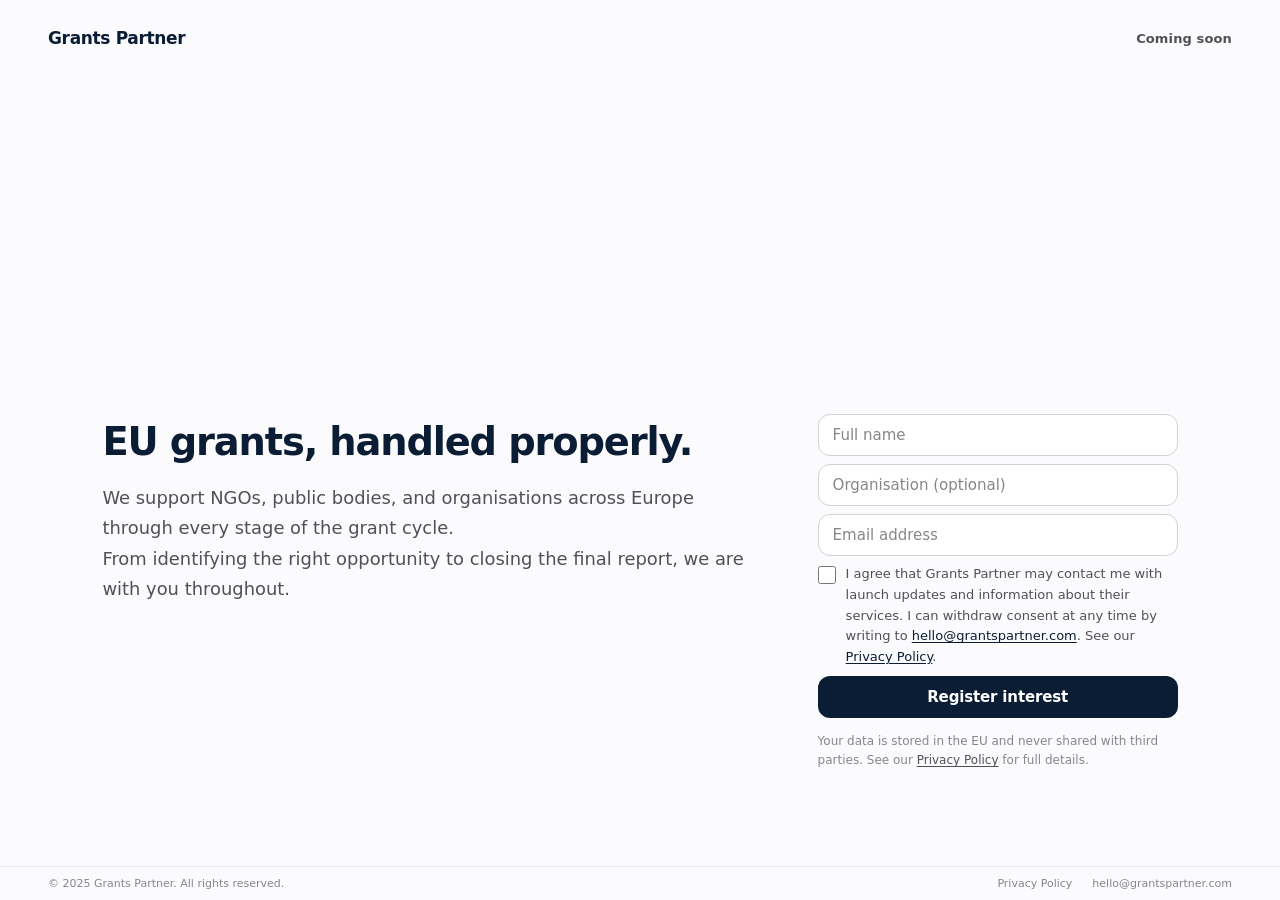
<file: index.html>
<!DOCTYPE html>
<html lang="en">
<head>
  <meta charset="UTF-8" />
  <meta name="viewport" content="width=device-width, initial-scale=1.0" />
  <title>Grants Partner | Coming Soon</title>
  <meta name="description" content="Grants Partner: EU grant management and consultancy for NGOs and public organisations. Launching soon." />
  <style>
    *, *::before, *::after { box-sizing: border-box; margin: 0; padding: 0; }

    :root {
      --navy:      #0B1D35;
      --text:      #1D1D1F;
      --mid:       #515154;
      --soft:      #86868B;
      --border:    #D2D2D7;
      --bg:        #FBFBFD;
      --focus:     #0066CC;
      --success-fg: #1A6B47;
      --success-bg: #F0FAF5;
      --success-bd: #B7DFD0;
      --error-fg:  #C0392B;
      --error-bg:  #FFF5F5;
      --error-bd:  #FECACA;

      --font: system-ui, -apple-system, BlinkMacSystemFont,
              'Segoe UI', 'Helvetica Neue', Arial, sans-serif;
    }

    html, body { height: 100%; overflow: hidden; }

    body {
      font-family: var(--font);
      background: var(--bg);
      color: var(--text);
      display: flex;
      flex-direction: column;
      -webkit-font-smoothing: antialiased;
      -moz-osx-font-smoothing: grayscale;
    }

    /* ── Skip link ── */
    .skip-link {
      position: absolute;
      top: -100%;
      left: 16px;
      z-index: 9999;
      background: var(--navy);
      color: #fff;
      padding: 10px 18px;
      font-size: 13px;
      font-weight: 500;
      text-decoration: none;
      border-radius: 6px;
    }
    .skip-link:focus { top: 16px; }

    /* ── Focus ── */
    :focus-visible { outline: 2px solid var(--focus); outline-offset: 3px; }
    :focus:not(:focus-visible) { outline: none; }

    /* ── Header ── */
    header {
      position: absolute;
      top: 0;
      left: 0;
      right: 0;
      z-index: 10;
      padding: 28px 48px;
      display: flex;
      align-items: center;
      justify-content: space-between;
      background: transparent;
    }

    .brand {
      font-size: 17px;
      font-weight: 700;
      letter-spacing: -0.02em;
      color: var(--navy);
    }

    .status {
      font-size: 13px;
      font-weight: 600;
      color: var(--mid);
      letter-spacing: 0.01em;
    }

    /* ── Main ── */
    main {
      flex: 1;
      display: flex;
      flex-direction: column;
    }

    /* ── Video banner ── */
    .video-banner {
      width: 100%;
      height: 42vh;
      overflow: hidden;
      flex-shrink: 0;
      position: relative;
    }

    .video-banner video {
      width: 100%;
      height: 100%;
      object-fit: cover;
      object-position: center 52%;
    }

    .video-banner::before {
      content: '';
      position: absolute;
      top: 0;
      left: 0;
      right: 0;
      height: 20px;
      background: linear-gradient(to bottom, rgba(251,251,253,0.55) 0%, transparent 100%);
      pointer-events: none;
      z-index: 1;
    }

    .video-banner::after {
      content: '';
      position: absolute;
      bottom: 0;
      left: 0;
      right: 0;
      height: 140px;
      background: linear-gradient(to bottom, transparent 0%, var(--bg) 100%);
      pointer-events: none;
    }

    /* ── Content row ── */
    .content-row {
      flex: 1;
      display: flex;
      align-items: flex-start;
      gap: 64px;
      padding: 36px 8% 0;
      min-height: 0;
      width: 100%;
    }

    /* ── Left col: headline + subtext ── */
    .left-col {
      flex: 1;
      min-width: 0;
      padding-top: 8px;
    }

    /* ── Right col: form ── */
    .right-col {
      flex: 0 0 360px;
    }

    /* ── Headline ── */
    h1 {
      font-size: clamp(28px, 3vw, 46px);
      font-weight: 700;
      line-height: 1.06;
      letter-spacing: -0.03em;
      color: var(--navy);
      margin-bottom: 20px;
    }

    .subtext {
      font-size: clamp(15px, 1.4vw, 18px);
      font-weight: 400;
      line-height: 1.7;
      color: var(--mid);
      margin-bottom: 0;
    }

    /* ── Form ── */
    form {
      width: 100%;
      display: flex;
      flex-direction: column;
      gap: 8px;
    }

    .field { display: flex; flex-direction: column; gap: 0; }

    input[type="text"],
    input[type="email"] {
      width: 100%;
      padding: 11px 14px;
      font-family: var(--font);
      font-size: 15px;
      font-weight: 400;
      color: var(--text);
      background: #fff;
      border: 1px solid var(--border);
      border-radius: 12px;
      appearance: none;
      transition: border-color 0.15s, box-shadow 0.15s;
    }

    input[type="text"]::placeholder,
    input[type="email"]::placeholder {
      color: var(--soft);
    }

    input[type="text"]:focus,
    input[type="email"]:focus {
      outline: none;
      border-color: var(--navy);
      box-shadow: 0 0 0 3px rgba(11, 29, 53, 0.1);
    }

    input[aria-invalid="true"] {
      border-color: var(--error-fg);
    }

    .field-error {
      font-size: 12px;
      font-weight: 500;
      color: var(--error-fg);
      padding: 3px 4px 0;
      text-align: left;
      display: none;
    }
    .field-error:not(:empty) { display: block; }

    /* Consent */
    .consent-row {
      display: flex;
      align-items: flex-start;
      gap: 10px;
      text-align: left;
    }

    input[type="checkbox"] {
      width: 18px;
      height: 18px;
      flex-shrink: 0;
      margin-top: 2px;
      accent-color: var(--navy);
      cursor: pointer;
      border-radius: 4px;
    }

    .consent-text {
      font-size: 13px;
      color: var(--mid);
      line-height: 1.6;
    }

    .consent-text a {
      color: var(--navy);
      text-decoration: underline;
      text-underline-offset: 2px;
    }

    .consent-error {
      font-size: 12px;
      font-weight: 500;
      color: var(--error-fg);
      text-align: left;
      padding: 0 0 0 28px;
      display: none;
    }
    .consent-error:not(:empty) { display: block; }

    /* Submit */
    .submit-btn {
      width: 100%;
      padding: 12px;
      font-family: var(--font);
      font-size: 15px;
      font-weight: 600;
      letter-spacing: -0.01em;
      color: #fff;
      background: var(--navy);
      border: none;
      border-radius: 12px;
      cursor: pointer;
      transition: opacity 0.15s;
    }

    .submit-btn:hover:not(:disabled) { opacity: 0.85; }
    .submit-btn:disabled { opacity: 0.45; cursor: not-allowed; }

    /* Status message */
    .form-status {
      font-size: 14px;
      font-weight: 500;
      padding: 13px 16px;
      border-radius: 10px;
      display: none;
      text-align: left;
      line-height: 1.5;
    }
    .form-status.success {
      display: block;
      color: var(--success-fg);
      background: var(--success-bg);
      border: 1px solid var(--success-bd);
    }
    .form-status.error {
      display: block;
      color: var(--error-fg);
      background: var(--error-bg);
      border: 1px solid var(--error-bd);
    }

    /* Data note */
    .data-note {
      margin-top: 14px;
      font-size: 12px;
      color: var(--soft);
      line-height: 1.6;
      text-align: left;
    }

    .data-note a {
      color: var(--mid);
      text-decoration: underline;
      text-underline-offset: 2px;
    }

    /* ── Footer ── */
    footer {
      padding: 10px 48px;
      border-top: 1px solid rgba(0,0,0,0.07);
      display: flex;
      align-items: center;
      justify-content: space-between;
      flex-shrink: 0;
      gap: 12px;
    }

    .footer-copy {
      font-size: 11px;
      color: var(--soft);
    }

    .footer-links {
      display: flex;
      gap: 20px;
    }

    .footer-links a {
      font-size: 11px;
      color: var(--soft);
      text-decoration: none;
    }

    .footer-links a:hover { color: var(--mid); }

    /* ── Responsive ── */
    @media (max-width: 900px) {
      html, body { overflow: auto; }
      .content-row { flex-direction: column; align-items: stretch; padding: 32px; gap: 32px; }
      .right-col { flex: none; }
    }

    @media (max-width: 600px) {
      header { padding: 20px 24px; }
      .video-banner { height: 32vh; }
      .content-row { padding: 24px 20px; }
      footer { padding: 12px 24px; flex-direction: column; align-items: flex-start; }
    }
  </style>
</head>
<body>
  <a class="skip-link" href="#main">Skip to main content</a>

  <header>
    <span class="brand">Grants Partner</span>
    <span class="status">Coming soon</span>
  </header>

  <main id="main">

    <div class="video-banner">
      <video autoplay muted loop playsinline>
        <source src="grantspartner-hero-landing.mp4" type="video/mp4" />
      </video>
    </div>

    <div class="content-row">

      <div class="left-col">
        <h1>EU grants, handled properly.</h1>
        <p class="subtext">
          We support NGOs, public bodies, and organisations across Europe through every stage of the grant cycle.<br>
          From identifying the right opportunity to closing the final report, we are with you throughout.
        </p>
      </div>

      <div class="right-col">
      <form id="interestForm" novalidate>

        <div class="field">
          <input
            type="text"
            id="name"
            name="name"
            placeholder="Full name"
            autocomplete="name"
            required
            aria-required="true"
            aria-label="Full name"
            aria-describedby="name-error"
          />
          <span class="field-error" id="name-error" role="alert"></span>
        </div>

        <div class="field">
          <input
            type="text"
            id="org"
            name="organisation"
            placeholder="Organisation (optional)"
            autocomplete="organization"
            aria-label="Organisation"
          />
        </div>

        <div class="field">
          <input
            type="email"
            id="email"
            name="email"
            placeholder="Email address"
            autocomplete="email"
            required
            aria-required="true"
            aria-label="Email address"
            aria-describedby="email-error"
          />
          <span class="field-error" id="email-error" role="alert"></span>
        </div>

        <div>
          <label class="consent-row">
            <input
              type="checkbox"
              id="consent"
              name="consent"
              required
              aria-required="true"
              aria-describedby="consent-error"
            />
            <span class="consent-text">
              I agree that Grants Partner may contact me with launch updates and
              information about their services. I can withdraw consent at any time by
              writing to
              <a href="mailto:hello@grantspartner.com">hello@grantspartner.com</a>.
              See our <a href="/privacy.html">Privacy Policy</a>.
            </span>
          </label>
          <p class="consent-error" id="consent-error" role="alert"></p>
        </div>

        <button type="submit" class="submit-btn" id="submitBtn">
          Register interest
        </button>

        <div
          class="form-status"
          id="formStatus"
          role="status"
          aria-live="polite"
          aria-atomic="true"
        ></div>

      </form>

      <p class="data-note">
        Your data is stored in the EU and never shared with third parties.
        See our <a href="/privacy.html">Privacy Policy</a> for full details.
      </p>

      </div><!-- /right-col -->
    </div><!-- /content-row -->
  </main>

  <footer>
    <p class="footer-copy">&copy; 2025 Grants Partner. All rights reserved.</p>
    <nav aria-label="Footer navigation">
      <div class="footer-links">
        <a href="/privacy.html">Privacy Policy</a>
        <a href="mailto:hello@grantspartner.com">hello@grantspartner.com</a>
      </div>
    </nav>
  </footer>

  <script>
    const form = document.getElementById('interestForm');
    const btn  = document.getElementById('submitBtn');
    const msg  = document.getElementById('formStatus');

    function clearErrors() {
      ['name-error','email-error','consent-error'].forEach(id => {
        document.getElementById(id).textContent = '';
      });
      ['name','email'].forEach(id => {
        document.getElementById(id).removeAttribute('aria-invalid');
      });
    }

    function validate() {
      let ok = true;
      const name    = document.getElementById('name').value.trim();
      const email   = document.getElementById('email').value.trim();
      const consent = document.getElementById('consent').checked;

      if (name.length < 2) {
        document.getElementById('name-error').textContent = 'Please enter your full name.';
        document.getElementById('name').setAttribute('aria-invalid','true');
        ok = false;
      }
      if (!/^[^\s@]+@[^\s@]+\.[^\s@]+$/.test(email)) {
        document.getElementById('email-error').textContent = 'Please enter a valid email address.';
        document.getElementById('email').setAttribute('aria-invalid','true');
        ok = false;
      }
      if (!consent) {
        document.getElementById('consent-error').textContent =
          'You must agree before registering.';
        ok = false;
      }
      return ok;
    }

    form.addEventListener('submit', async e => {
      e.preventDefault();
      clearErrors();
      msg.className = 'form-status';
      msg.textContent = '';
      if (!validate()) return;

      btn.disabled = true;
      btn.textContent = 'Sending…';

      try {
        const res = await fetch('/api/subscribe', {
          method: 'POST',
          headers: { 'Content-Type': 'application/json' },
          body: JSON.stringify({
            name: document.getElementById('name').value.trim(),
            organisation: document.getElementById('org').value.trim(),
            email: document.getElementById('email').value.trim(),
          }),
        });
        const data = await res.json();
        if (res.ok) {
          msg.className = 'form-status success';
          msg.textContent = 'Thank you. We have noted your interest and will be in touch.';
          form.reset();
        } else if (res.status === 409) {
          msg.className = 'form-status error';
          msg.textContent = 'This email is already registered. We will be in touch.';
        } else {
          throw new Error();
        }
      } catch {
        msg.className = 'form-status error';
        msg.textContent = 'Something went wrong. Please try again or email us directly.';
      } finally {
        btn.disabled = false;
        btn.textContent = 'Register interest';
      }
    });
  </script>
</body>
</html>
</file>
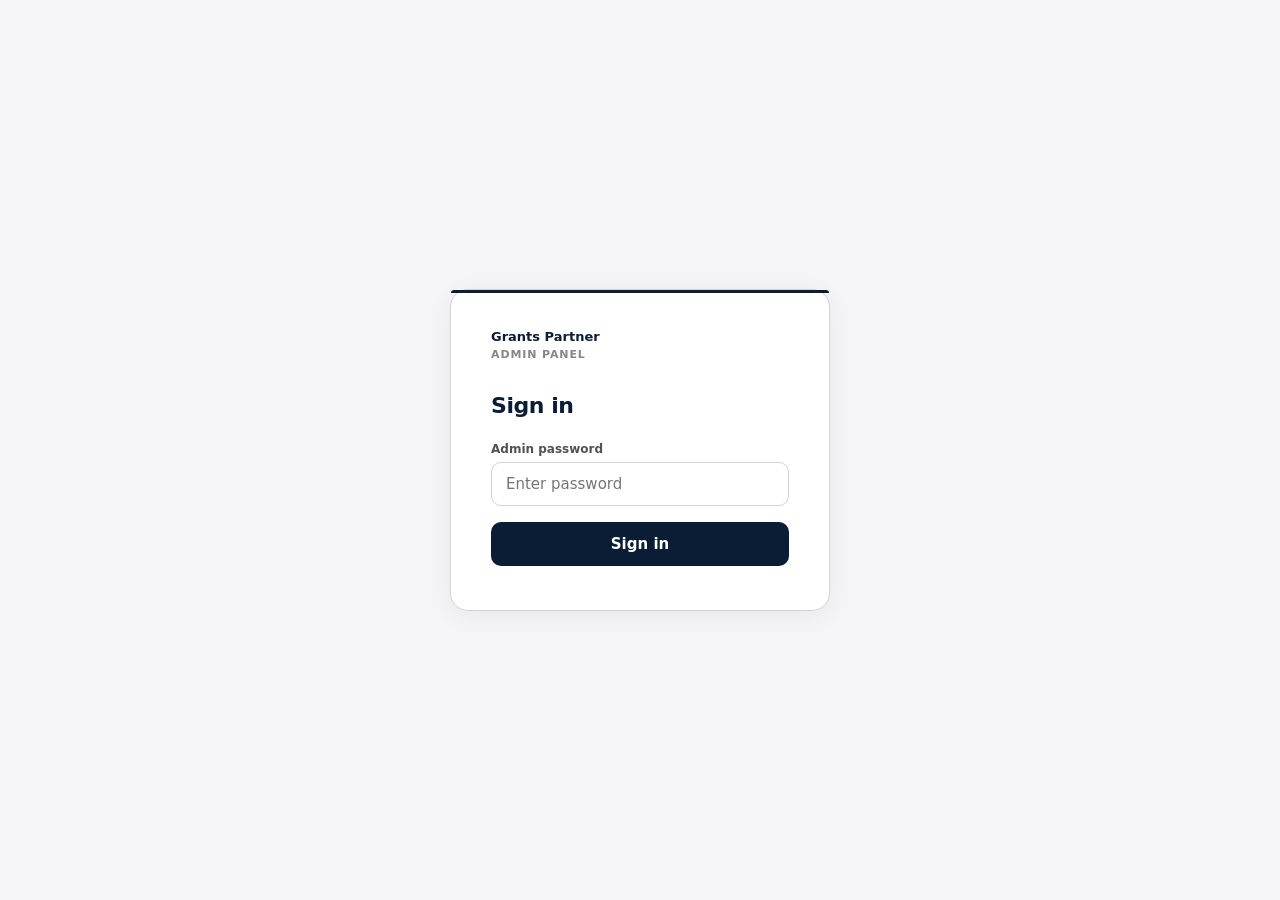
<file: admin/index.html>
<!DOCTYPE html>
<html lang="en">
<head>
  <meta charset="UTF-8" />
  <meta name="viewport" content="width=device-width, initial-scale=1.0" />
  <title>Admin Login — Grants Partner</title>
  <meta name="robots" content="noindex, nofollow" />
  <style>
    *, *::before, *::after { box-sizing: border-box; margin: 0; padding: 0; }
    :root {
      --navy: #0B1D35; --text: #1D1D1F; --mid: #515154; --soft: #86868B;
      --border: #D2D2D7; --bg: #F5F5F7; --focus: #0066CC;
      --error-fg: #C0392B; --error-bg: #FFF5F5; --error-bd: #FECACA;
      --font: system-ui, -apple-system, BlinkMacSystemFont, 'Segoe UI', 'Helvetica Neue', Arial, sans-serif;
    }
    body {
      font-family: var(--font);
      background: var(--bg);
      color: var(--text);
      min-height: 100vh;
      display: flex;
      align-items: center;
      justify-content: center;
      -webkit-font-smoothing: antialiased;
    }
    .card {
      background: #fff;
      border: 1px solid var(--border);
      border-radius: 18px;
      padding: 44px 40px;
      width: 100%;
      max-width: 380px;
      box-shadow: 0 4px 24px rgba(0,0,0,0.06);
    }
    .card-top-rule {
      height: 3px;
      background: var(--navy);
      border-radius: 3px 3px 0 0;
      margin: -44px -40px 36px;
      border-radius: 17px 17px 0 0;
    }
    .brand {
      font-size: 13px;
      font-weight: 700;
      color: var(--navy);
      margin-bottom: 4px;
    }
    .brand-sub {
      font-size: 11px;
      font-weight: 600;
      letter-spacing: 0.08em;
      text-transform: uppercase;
      color: var(--soft);
      margin-bottom: 32px;
    }
    h1 {
      font-size: 22px;
      font-weight: 700;
      color: var(--navy);
      letter-spacing: -0.02em;
      margin-bottom: 24px;
    }
    label {
      display: block;
      font-size: 12px;
      font-weight: 600;
      color: var(--mid);
      margin-bottom: 6px;
    }
    input[type="password"] {
      width: 100%;
      padding: 12px 14px;
      font-family: var(--font);
      font-size: 15px;
      color: var(--text);
      background: #fff;
      border: 1px solid var(--border);
      border-radius: 10px;
      outline: none;
      transition: border-color 0.15s, box-shadow 0.15s;
      margin-bottom: 16px;
    }
    input[type="password"]:focus {
      border-color: var(--navy);
      box-shadow: 0 0 0 3px rgba(11,29,53,0.08);
    }
    button {
      width: 100%;
      padding: 13px;
      font-family: var(--font);
      font-size: 15px;
      font-weight: 600;
      color: #fff;
      background: var(--navy);
      border: none;
      border-radius: 10px;
      cursor: pointer;
      transition: opacity 0.15s;
    }
    button:hover:not(:disabled) { opacity: 0.85; }
    button:disabled { opacity: 0.45; cursor: not-allowed; }
    .error-msg {
      font-size: 13px;
      font-weight: 500;
      color: var(--error-fg);
      background: var(--error-bg);
      border: 1px solid var(--error-bd);
      border-radius: 8px;
      padding: 10px 13px;
      margin-bottom: 16px;
      display: none;
    }
    .error-msg.show { display: block; }
    :focus-visible { outline: 2px solid var(--focus); outline-offset: 3px; }
  </style>
</head>
<body>
  <div class="card">
    <div class="card-top-rule"></div>
    <p class="brand">Grants Partner</p>
    <p class="brand-sub">Admin Panel</p>
    <h1>Sign in</h1>
    <div class="error-msg" id="errMsg"></div>
    <form id="loginForm" novalidate>
      <label for="pw">Admin password</label>
      <input type="password" id="pw" placeholder="Enter password" autocomplete="current-password" required />
      <button type="submit" id="btn">Sign in</button>
    </form>
  </div>

  <script type="module">
    import { setToken, getToken } from './admin.js';

    // Already logged in? Go to dashboard
    if (getToken()) location.href = '/admin/dashboard.html';

    const form   = document.getElementById('loginForm');
    const btn    = document.getElementById('btn');
    const errMsg = document.getElementById('errMsg');

    form.addEventListener('submit', async e => {
      e.preventDefault();
      const pw = document.getElementById('pw').value;
      if (!pw) return;

      btn.disabled = true;
      btn.textContent = 'Signing in...';
      errMsg.classList.remove('show');

      try {
        const res  = await fetch('/api/admin/auth', {
          method: 'POST',
          headers: { 'Content-Type': 'application/json' },
          body: JSON.stringify({ password: pw }),
        });
        const data = await res.json();

        if (res.ok) {
          setToken(data.token);
          location.href = '/admin/dashboard.html';
        } else {
          errMsg.textContent = 'Incorrect password. Please try again.';
          errMsg.classList.add('show');
        }
      } catch {
        errMsg.textContent = 'Could not connect. Please check your connection.';
        errMsg.classList.add('show');
      } finally {
        btn.disabled = false;
        btn.textContent = 'Sign in';
      }
    });
  </script>
</body>
</html>
</file>
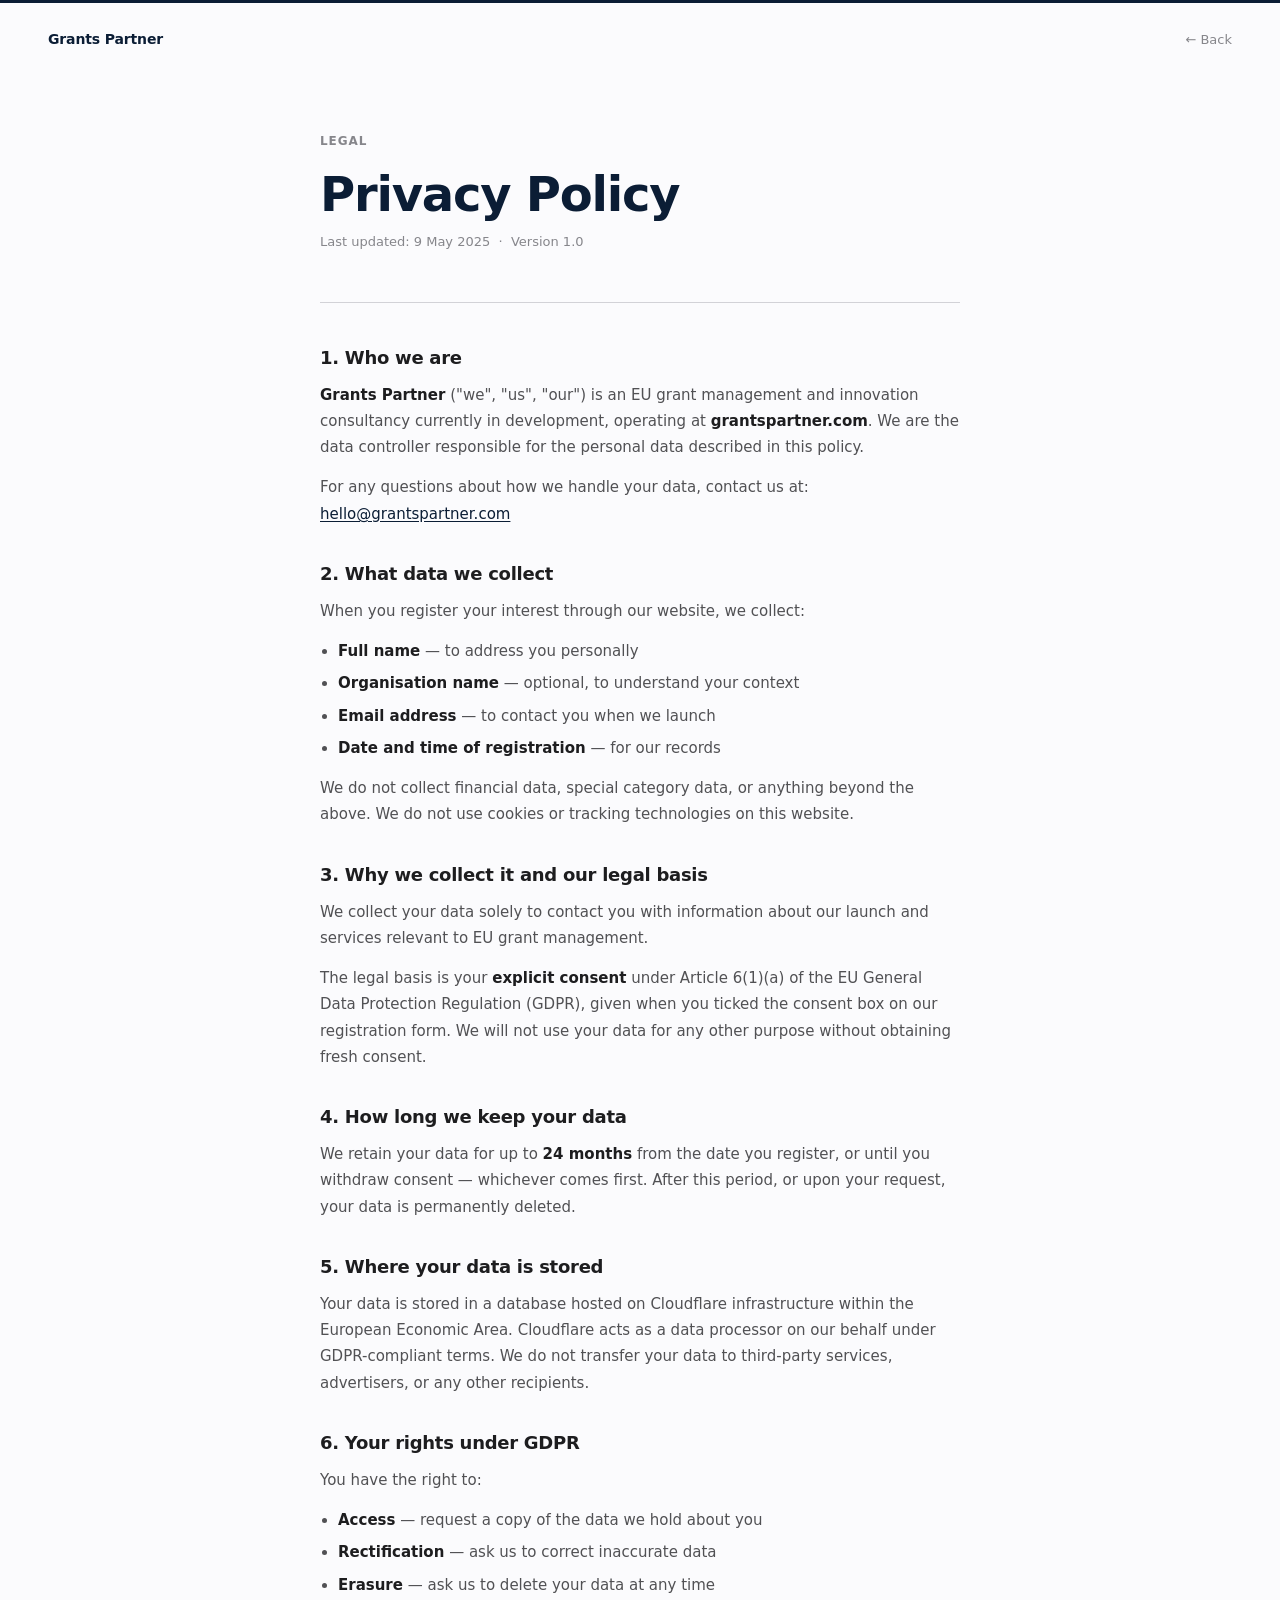
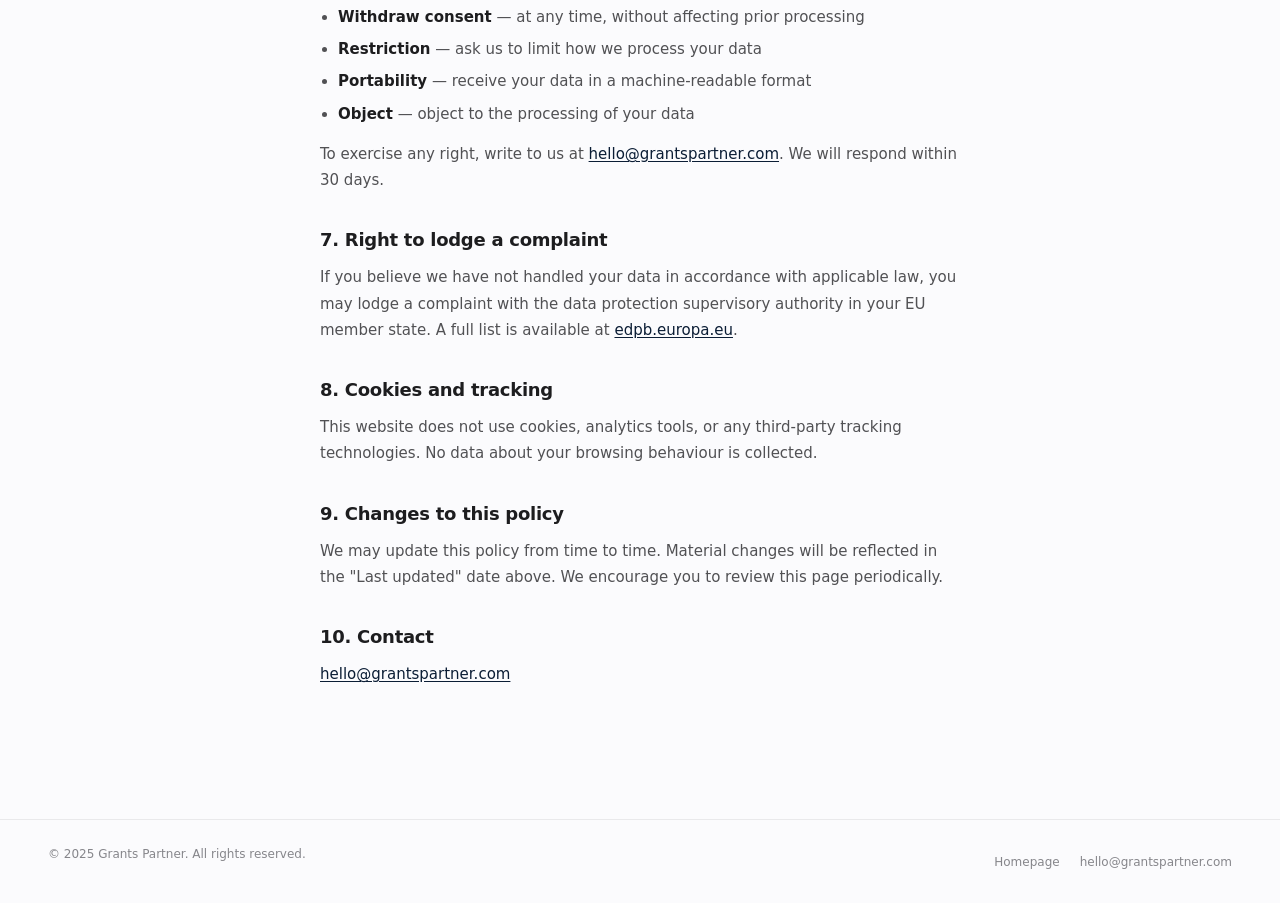
<file: privacy.html>
<!DOCTYPE html>
<html lang="en">
<head>
  <meta charset="UTF-8" />
  <meta name="viewport" content="width=device-width, initial-scale=1.0" />
  <title>Privacy Policy — Grants Partner</title>
  <meta name="description" content="Privacy Policy for Grants Partner. How we collect, store and use your personal data in compliance with EU GDPR." />
  <style>
    *, *::before, *::after { box-sizing: border-box; margin: 0; padding: 0; }

    :root {
      --navy:   #0B1D35;
      --text:   #1D1D1F;
      --mid:    #515154;
      --soft:   #86868B;
      --border: #D2D2D7;
      --bg:     #FBFBFD;
      --focus:  #0066CC;
      --font: system-ui, -apple-system, BlinkMacSystemFont,
              'Segoe UI', 'Helvetica Neue', Arial, sans-serif;
    }

    html { height: 100%; }

    body {
      font-family: var(--font);
      background: var(--bg);
      color: var(--text);
      min-height: 100vh;
      display: flex;
      flex-direction: column;
      -webkit-font-smoothing: antialiased;
    }

    .skip-link {
      position: absolute;
      top: -100%;
      left: 16px;
      z-index: 9999;
      background: var(--navy);
      color: #fff;
      padding: 10px 18px;
      font-size: 13px;
      font-weight: 500;
      text-decoration: none;
      border-radius: 6px;
    }
    .skip-link:focus { top: 16px; }

    :focus-visible { outline: 2px solid var(--focus); outline-offset: 3px; }
    :focus:not(:focus-visible) { outline: none; }

    .top-rule { height: 3px; background: var(--navy); }

    header {
      padding: 28px 48px;
      display: flex;
      align-items: center;
      justify-content: space-between;
    }

    .brand {
      font-size: 14px;
      font-weight: 600;
      letter-spacing: -0.01em;
      color: var(--navy);
      text-decoration: none;
    }

    .back-link {
      font-size: 13px;
      font-weight: 500;
      color: var(--soft);
      text-decoration: none;
    }
    .back-link:hover { color: var(--mid); }

    main {
      flex: 1;
      padding: 56px 24px 96px;
    }

    .container {
      max-width: 640px;
      margin: 0 auto;
    }

    .doc-label {
      font-size: 12px;
      font-weight: 600;
      letter-spacing: 0.08em;
      text-transform: uppercase;
      color: var(--soft);
      margin-bottom: 16px;
    }

    h1 {
      font-size: clamp(32px, 5vw, 48px);
      font-weight: 700;
      letter-spacing: -0.025em;
      line-height: 1.1;
      color: var(--navy);
      margin-bottom: 10px;
    }

    .doc-meta {
      font-size: 13px;
      color: var(--soft);
      margin-bottom: 48px;
    }

    hr {
      border: none;
      border-top: 1px solid var(--border);
      margin: 44px 0;
    }

    h2 {
      font-size: 18px;
      font-weight: 600;
      letter-spacing: -0.015em;
      color: var(--text);
      margin-bottom: 14px;
    }

    p {
      font-size: 15px;
      line-height: 1.75;
      color: var(--mid);
      margin-bottom: 14px;
    }

    p:last-child { margin-bottom: 0; }

    ul {
      margin: 8px 0 14px 18px;
    }

    li {
      font-size: 15px;
      line-height: 1.75;
      color: var(--mid);
      margin-bottom: 6px;
    }

    strong { font-weight: 600; color: var(--text); }

    a {
      color: var(--navy);
      text-underline-offset: 2px;
    }

    .section { margin-bottom: 36px; }

    footer {
      padding: 24px 48px;
      border-top: 1px solid rgba(0,0,0,0.07);
      display: flex;
      align-items: center;
      justify-content: space-between;
      flex-wrap: wrap;
      gap: 12px;
    }

    .footer-copy { font-size: 12px; color: var(--soft); }

    .footer-links { display: flex; gap: 20px; }

    .footer-links a {
      font-size: 12px;
      color: var(--soft);
      text-decoration: none;
    }
    .footer-links a:hover { color: var(--mid); }

    @media (max-width: 600px) {
      header { padding: 20px 24px; }
      main { padding: 40px 20px 72px; }
      footer { padding: 20px 24px; flex-direction: column; align-items: flex-start; }
    }
  </style>
</head>
<body>
  <a class="skip-link" href="#main">Skip to main content</a>
  <div class="top-rule" role="presentation"></div>

  <header>
    <a class="brand" href="/">Grants Partner</a>
    <a class="back-link" href="/">← Back</a>
  </header>

  <main id="main">
    <div class="container">

      <p class="doc-label">Legal</p>
      <h1>Privacy Policy</h1>
      <p class="doc-meta">Last updated: 9 May 2025 &nbsp;·&nbsp; Version 1.0</p>

      <hr />

      <div class="section">
        <h2>1. Who we are</h2>
        <p>
          <strong>Grants Partner</strong> ("we", "us", "our") is an EU grant management
          and innovation consultancy currently in development, operating at
          <strong>grantspartner.com</strong>. We are the data controller responsible
          for the personal data described in this policy.
        </p>
        <p>
          For any questions about how we handle your data, contact us at:<br />
          <a href="mailto:hello@grantspartner.com">hello@grantspartner.com</a>
        </p>
      </div>

      <div class="section">
        <h2>2. What data we collect</h2>
        <p>When you register your interest through our website, we collect:</p>
        <ul>
          <li><strong>Full name</strong> — to address you personally</li>
          <li><strong>Organisation name</strong> — optional, to understand your context</li>
          <li><strong>Email address</strong> — to contact you when we launch</li>
          <li><strong>Date and time of registration</strong> — for our records</li>
        </ul>
        <p>
          We do not collect financial data, special category data, or anything
          beyond the above. We do not use cookies or tracking technologies on this website.
        </p>
      </div>

      <div class="section">
        <h2>3. Why we collect it and our legal basis</h2>
        <p>
          We collect your data solely to contact you with information about our
          launch and services relevant to EU grant management.
        </p>
        <p>
          The legal basis is your <strong>explicit consent</strong> under Article 6(1)(a)
          of the EU General Data Protection Regulation (GDPR), given when you ticked the
          consent box on our registration form. We will not use your data for any other
          purpose without obtaining fresh consent.
        </p>
      </div>

      <div class="section">
        <h2>4. How long we keep your data</h2>
        <p>
          We retain your data for up to <strong>24 months</strong> from the date you
          register, or until you withdraw consent — whichever comes first. After
          this period, or upon your request, your data is permanently deleted.
        </p>
      </div>

      <div class="section">
        <h2>5. Where your data is stored</h2>
        <p>
          Your data is stored in a database hosted on Cloudflare infrastructure within
          the European Economic Area. Cloudflare acts as a data processor on our behalf
          under GDPR-compliant terms. We do not transfer your data to third-party
          services, advertisers, or any other recipients.
        </p>
      </div>

      <div class="section">
        <h2>6. Your rights under GDPR</h2>
        <p>You have the right to:</p>
        <ul>
          <li><strong>Access</strong> — request a copy of the data we hold about you</li>
          <li><strong>Rectification</strong> — ask us to correct inaccurate data</li>
          <li><strong>Erasure</strong> — ask us to delete your data at any time</li>
          <li><strong>Withdraw consent</strong> — at any time, without affecting prior processing</li>
          <li><strong>Restriction</strong> — ask us to limit how we process your data</li>
          <li><strong>Portability</strong> — receive your data in a machine-readable format</li>
          <li><strong>Object</strong> — object to the processing of your data</li>
        </ul>
        <p>
          To exercise any right, write to us at
          <a href="mailto:hello@grantspartner.com">hello@grantspartner.com</a>.
          We will respond within 30 days.
        </p>
      </div>

      <div class="section">
        <h2>7. Right to lodge a complaint</h2>
        <p>
          If you believe we have not handled your data in accordance with applicable law,
          you may lodge a complaint with the data protection supervisory authority in your
          EU member state. A full list is available at
          <a href="https://edpb.europa.eu/about-edpb/about-edpb/members_en" target="_blank" rel="noopener noreferrer">edpb.europa.eu</a>.
        </p>
      </div>

      <div class="section">
        <h2>8. Cookies and tracking</h2>
        <p>
          This website does not use cookies, analytics tools, or any third-party
          tracking technologies. No data about your browsing behaviour is collected.
        </p>
      </div>

      <div class="section">
        <h2>9. Changes to this policy</h2>
        <p>
          We may update this policy from time to time. Material changes will be
          reflected in the "Last updated" date above. We encourage you to review
          this page periodically.
        </p>
      </div>

      <div class="section">
        <h2>10. Contact</h2>
        <p>
          <a href="mailto:hello@grantspartner.com">hello@grantspartner.com</a>
        </p>
      </div>

    </div>
  </main>

  <footer>
    <p class="footer-copy">&copy; 2025 Grants Partner. All rights reserved.</p>
    <nav aria-label="Footer navigation">
      <div class="footer-links">
        <a href="/">Homepage</a>
        <a href="mailto:hello@grantspartner.com">hello@grantspartner.com</a>
      </div>
    </nav>
  </footer>
</body>
</html>
</file>
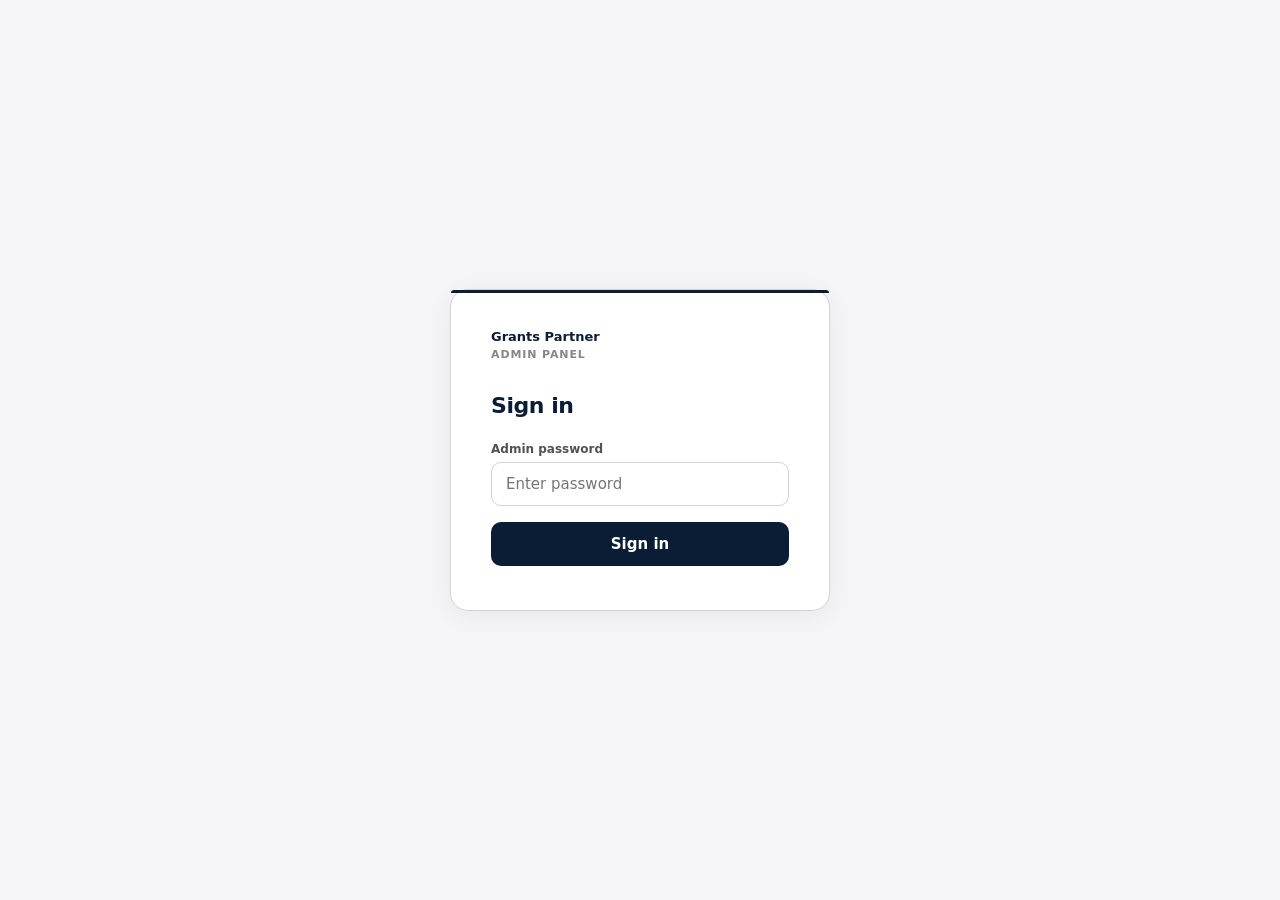
<file: admin/dashboard.html>
<!DOCTYPE html>
<html lang="en">
<head>
  <meta charset="UTF-8" />
  <meta name="viewport" content="width=device-width, initial-scale=1.0" />
  <title>Dashboard — Grants Partner Admin</title>
  <meta name="robots" content="noindex, nofollow" />
  <link rel="stylesheet" href="/admin/admin.css" />
</head>
<body>
<div class="admin-layout">

  <!-- Sidebar -->
  <aside class="sidebar">
    <div class="sidebar-brand">
      <span class="sidebar-brand-name">Grants Partner</span>
      <span class="sidebar-brand-tag">Admin Panel</span>
    </div>
    <nav class="sidebar-nav">
      <div class="nav-section">
        <p class="nav-label">Data</p>
        <a href="/admin/dashboard.html" class="nav-item">
          <svg viewBox="0 0 16 16" fill="currentColor"><path d="M1 2.5A1.5 1.5 0 012.5 1h3A1.5 1.5 0 017 2.5v3A1.5 1.5 0 015.5 7h-3A1.5 1.5 0 011 5.5v-3zm8 0A1.5 1.5 0 0110.5 1h3A1.5 1.5 0 0115 2.5v3A1.5 1.5 0 0113.5 7h-3A1.5 1.5 0 019 5.5v-3zm-8 8A1.5 1.5 0 012.5 9h3A1.5 1.5 0 017 10.5v3A1.5 1.5 0 015.5 15h-3A1.5 1.5 0 011 13.5v-3zm8 0A1.5 1.5 0 0110.5 9h3A1.5 1.5 0 0115 10.5v3A1.5 1.5 0 0113.5 15h-3A1.5 1.5 0 019 13.5v-3z"/></svg>
          Dashboard
        </a>
        <a href="/admin/subscribers.html" class="nav-item">
          <svg viewBox="0 0 16 16" fill="currentColor"><path d="M8 8a3 3 0 100-6 3 3 0 000 6zm2-3a2 2 0 11-4 0 2 2 0 014 0zm4 8c0 1-1 1-1 1H3s-1 0-1-1 1-4 6-4 6 3 6 4zm-1-.004c-.001-.246-.154-.986-.832-1.664C11.516 10.68 10.289 10 8 10c-2.29 0-3.516.68-4.168 1.332-.678.678-.83 1.418-.832 1.664h10z"/></svg>
          Subscribers
        </a>
      </div>
      <div class="nav-section">
        <p class="nav-label">Content</p>
        <a href="/admin/posts.html" class="nav-item">
          <svg viewBox="0 0 16 16" fill="currentColor"><path d="M14.5 3a.5.5 0 01.5.5v9a.5.5 0 01-.5.5h-13a.5.5 0 01-.5-.5v-9a.5.5 0 01.5-.5h13zm-13-1A1.5 1.5 0 000 3.5v9A1.5 1.5 0 001.5 14h13a1.5 1.5 0 001.5-1.5v-9A1.5 1.5 0 0014.5 2h-13zM3 5.5a.5.5 0 01.5-.5h9a.5.5 0 010 1h-9a.5.5 0 01-.5-.5zm0 3a.5.5 0 01.5-.5h9a.5.5 0 010 1h-9a.5.5 0 01-.5-.5zm0 3a.5.5 0 01.5-.5h5a.5.5 0 010 1h-5a.5.5 0 01-.5-.5z"/></svg>
          Blog Posts
        </a>
        <a href="/admin/site-pages.html" class="nav-item">
          <svg viewBox="0 0 16 16" fill="currentColor"><path d="M5 4a.5.5 0 000 1h6a.5.5 0 000-1H5zm-.5 2.5A.5.5 0 015 6h6a.5.5 0 010 1H5a.5.5 0 01-.5-.5zM5 8a.5.5 0 000 1h6a.5.5 0 000-1H5zm0 2a.5.5 0 000 1h3a.5.5 0 000-1H5z"/><path d="M2 2a2 2 0 012-2h8a2 2 0 012 2v12a2 2 0 01-2 2H4a2 2 0 01-2-2V2zm10-1H4a1 1 0 00-1 1v12a1 1 0 001 1h8a1 1 0 001-1V2a1 1 0 00-1-1z"/></svg>
          Pages
        </a>
        <a href="/admin/menu.html" class="nav-item">
          <svg viewBox="0 0 16 16" fill="currentColor"><path fill-rule="evenodd" d="M2.5 12a.5.5 0 01.5-.5h10a.5.5 0 010 1H3a.5.5 0 01-.5-.5zm0-4a.5.5 0 01.5-.5h10a.5.5 0 010 1H3a.5.5 0 01-.5-.5zm0-4a.5.5 0 01.5-.5h10a.5.5 0 010 1H3a.5.5 0 01-.5-.5z"/></svg>
          Menu
        </a>
      </div>
    </nav>
    <div class="sidebar-footer">
      <a href="/" target="_blank">View live site</a>
      <button id="logoutBtn">Sign out</button>
    </div>
  </aside>

  <!-- Main -->
  <div class="main">
    <header class="topbar">
      <span class="topbar-title">Dashboard</span>
    </header>

    <div class="content">
      <!-- Stats -->
      <div class="stats-grid" id="statsGrid">
        <div class="stat-card"><div class="stat-card-label">Subscribers</div><div class="stat-card-value" id="subs">--</div></div>
        <div class="stat-card"><div class="stat-card-label">Published Posts</div><div class="stat-card-value" id="pubPosts">--</div></div>
        <div class="stat-card"><div class="stat-card-label">Draft Posts</div><div class="stat-card-value" id="draftPosts">--</div></div>
        <div class="stat-card"><div class="stat-card-label">Published Pages</div><div class="stat-card-value" id="pubPages">--</div></div>
      </div>

      <!-- Recent subscribers -->
      <div class="panel">
        <div class="panel-header">
          <span class="panel-title">Recent Subscribers</span>
          <a href="/admin/subscribers.html" class="btn btn-ghost btn-sm">View all</a>
        </div>
        <div class="panel-body table-wrap">
          <table id="recentTable">
            <thead>
              <tr>
                <th>Name</th>
                <th>Organisation</th>
                <th>Email</th>
                <th>Registered</th>
              </tr>
            </thead>
            <tbody id="recentBody">
              <tr><td colspan="4" style="text-align:center;padding:32px;color:var(--soft)">Loading...</td></tr>
            </tbody>
          </table>
        </div>
      </div>
    </div>
  </div>
</div>

<script type="module">
  import { requireLogin, logout, api, markActiveNav, formatDate } from './admin.js';
  if (!requireLogin()) throw new Error('not logged in');
  markActiveNav();
  document.getElementById('logoutBtn').addEventListener('click', logout);

  async function load() {
    const res  = await api('/api/admin/stats');
    if (!res) return;
    const data = await res.json();

    document.getElementById('subs').textContent       = data.subscribers;
    document.getElementById('pubPosts').textContent   = data.published_posts;
    document.getElementById('draftPosts').textContent = data.draft_posts;
    document.getElementById('pubPages').textContent   = data.published_pages;

    const tbody = document.getElementById('recentBody');
    if (!data.recent_subscribers?.length) {
      tbody.innerHTML = '<tr><td colspan="4" style="text-align:center;padding:32px;color:var(--soft)">No subscribers yet.</td></tr>';
      return;
    }
    tbody.innerHTML = data.recent_subscribers.map(r => `
      <tr>
        <td class="td-primary">${esc(r.name)}</td>
        <td>${esc(r.organisation || '')}</td>
        <td>${esc(r.email)}</td>
        <td>${formatDate(r.created_at)}</td>
      </tr>
    `).join('');
  }

  function esc(s) {
    return String(s).replace(/&/g,'&amp;').replace(/</g,'&lt;').replace(/>/g,'&gt;');
  }

  load();
</script>
</body>
</html>
</file>
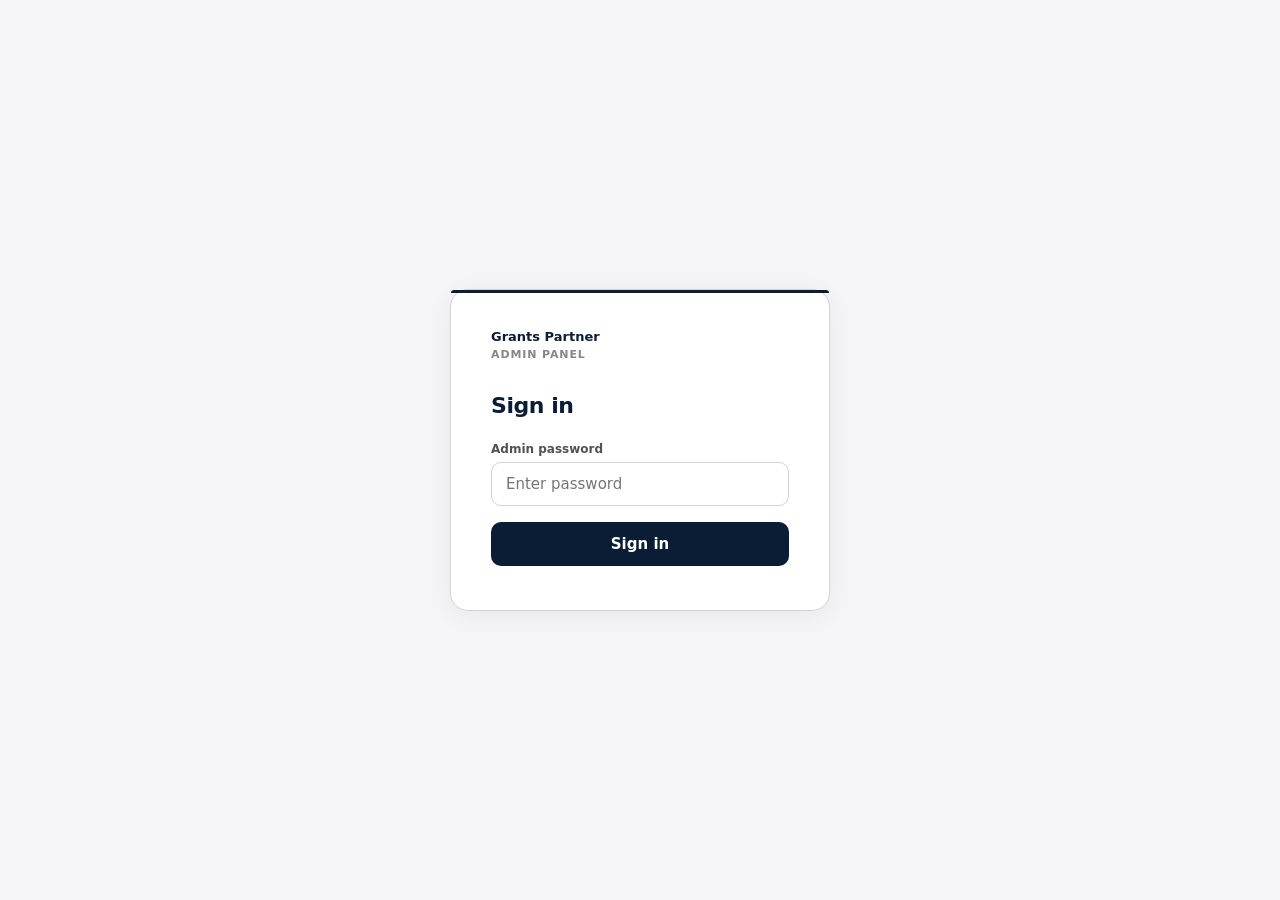
<file: admin/menu.html>
<!DOCTYPE html>
<html lang="en">
<head>
  <meta charset="UTF-8" />
  <meta name="viewport" content="width=device-width, initial-scale=1.0" />
  <title>Menu — Grants Partner Admin</title>
  <meta name="robots" content="noindex, nofollow" />
  <link rel="stylesheet" href="/admin/admin.css" />
</head>
<body>
<div class="admin-layout">
  <aside class="sidebar">
    <div class="sidebar-brand">
      <span class="sidebar-brand-name">Grants Partner</span>
      <span class="sidebar-brand-tag">Admin Panel</span>
    </div>
    <nav class="sidebar-nav">
      <div class="nav-section">
        <p class="nav-label">Data</p>
        <a href="/admin/dashboard.html" class="nav-item">
          <svg viewBox="0 0 16 16" fill="currentColor"><path d="M1 2.5A1.5 1.5 0 012.5 1h3A1.5 1.5 0 017 2.5v3A1.5 1.5 0 015.5 7h-3A1.5 1.5 0 011 5.5v-3zm8 0A1.5 1.5 0 0110.5 1h3A1.5 1.5 0 0115 2.5v3A1.5 1.5 0 0113.5 7h-3A1.5 1.5 0 019 5.5v-3zm-8 8A1.5 1.5 0 012.5 9h3A1.5 1.5 0 017 10.5v3A1.5 1.5 0 015.5 15h-3A1.5 1.5 0 011 13.5v-3zm8 0A1.5 1.5 0 0110.5 9h3A1.5 1.5 0 0115 10.5v3A1.5 1.5 0 0113.5 15h-3A1.5 1.5 0 019 13.5v-3z"/></svg>
          Dashboard
        </a>
        <a href="/admin/subscribers.html" class="nav-item">
          <svg viewBox="0 0 16 16" fill="currentColor"><path d="M8 8a3 3 0 100-6 3 3 0 000 6zm2-3a2 2 0 11-4 0 2 2 0 014 0zm4 8c0 1-1 1-1 1H3s-1 0-1-1 1-4 6-4 6 3 6 4zm-1-.004c-.001-.246-.154-.986-.832-1.664C11.516 10.68 10.289 10 8 10c-2.29 0-3.516.68-4.168 1.332-.678.678-.83 1.418-.832 1.664h10z"/></svg>
          Subscribers
        </a>
      </div>
      <div class="nav-section">
        <p class="nav-label">Content</p>
        <a href="/admin/posts.html" class="nav-item">
          <svg viewBox="0 0 16 16" fill="currentColor"><path d="M14.5 3a.5.5 0 01.5.5v9a.5.5 0 01-.5.5h-13a.5.5 0 01-.5-.5v-9a.5.5 0 01.5-.5h13zm-13-1A1.5 1.5 0 000 3.5v9A1.5 1.5 0 001.5 14h13a1.5 1.5 0 001.5-1.5v-9A1.5 1.5 0 0014.5 2h-13zM3 5.5a.5.5 0 01.5-.5h9a.5.5 0 010 1h-9a.5.5 0 01-.5-.5zm0 3a.5.5 0 01.5-.5h9a.5.5 0 010 1h-9a.5.5 0 01-.5-.5zm0 3a.5.5 0 01.5-.5h5a.5.5 0 010 1h-5a.5.5 0 01-.5-.5z"/></svg>
          Blog Posts
        </a>
        <a href="/admin/site-pages.html" class="nav-item">
          <svg viewBox="0 0 16 16" fill="currentColor"><path d="M5 4a.5.5 0 000 1h6a.5.5 0 000-1H5zm-.5 2.5A.5.5 0 015 6h6a.5.5 0 010 1H5a.5.5 0 01-.5-.5zM5 8a.5.5 0 000 1h6a.5.5 0 000-1H5zm0 2a.5.5 0 000 1h3a.5.5 0 000-1H5z"/><path d="M2 2a2 2 0 012-2h8a2 2 0 012 2v12a2 2 0 01-2 2H4a2 2 0 01-2-2V2zm10-1H4a1 1 0 00-1 1v12a1 1 0 001 1h8a1 1 0 001-1V2a1 1 0 00-1-1z"/></svg>
          Pages
        </a>
        <a href="/admin/menu.html" class="nav-item">
          <svg viewBox="0 0 16 16" fill="currentColor"><path fill-rule="evenodd" d="M2.5 12a.5.5 0 01.5-.5h10a.5.5 0 010 1H3a.5.5 0 01-.5-.5zm0-4a.5.5 0 01.5-.5h10a.5.5 0 010 1H3a.5.5 0 01-.5-.5zm0-4a.5.5 0 01.5-.5h10a.5.5 0 010 1H3a.5.5 0 01-.5-.5z"/></svg>
          Menu
        </a>
      </div>
    </nav>
    <div class="sidebar-footer">
      <a href="/" target="_blank">View live site</a>
      <button id="logoutBtn">Sign out</button>
    </div>
  </aside>

  <div class="main">
    <header class="topbar">
      <span class="topbar-title">Menu</span>
      <div class="topbar-actions">
        <button class="btn btn-ghost" id="addItemBtn">+ Add item</button>
        <button class="btn btn-success" id="saveBtn">Save &amp; Publish</button>
      </div>
    </header>

    <div class="content">
      <div class="alert" id="alertMsg"></div>

      <div class="panel" style="max-width:680px">
        <div class="panel-header">
          <span class="panel-title">Navigation items</span>
          <span style="font-size:12px;color:var(--soft)">Drag to reorder (coming soon)</span>
        </div>
        <div id="menuList" class="menu-list"></div>
      </div>

      <p style="margin-top:16px;font-size:13px;color:var(--soft);max-width:680px">
        Use <strong>/page-slug</strong> for internal pages, full URLs for external links, or
        <strong>mailto:</strong> for email links. Changes go live immediately when you click Save.
      </p>
    </div>
  </div>
</div>

<script type="module">
  import { requireLogin, logout, api, markActiveNav, showAlert } from './admin.js';
  if (!requireLogin()) throw new Error('not logged in');
  markActiveNav();
  document.getElementById('logoutBtn').addEventListener('click', logout);

  let items = [];

  async function load() {
    const res  = await api('/api/admin/menu');
    if (!res) return;
    const data = await res.json();
    items = data.menu || [];
    render();
  }

  function render() {
    const list = document.getElementById('menuList');
    if (!items.length) {
      list.innerHTML = '<p style="padding:20px;color:var(--soft);font-size:13px">No menu items yet. Click "+ Add item" to start.</p>';
      return;
    }

    list.innerHTML = items.map((item, i) => `
      <div class="menu-row" data-index="${i}">
        <input type="text" placeholder="Label (e.g. About)" value="${esc(item.label)}" data-field="label" data-i="${i}" />
        <input type="text" placeholder="URL (e.g. /about or https://...)" value="${esc(item.url)}" data-field="url" data-i="${i}" />
        <button class="btn btn-danger btn-sm remove-btn" data-i="${i}">Remove</button>
      </div>
    `).join('');

    list.querySelectorAll('input').forEach(inp => {
      inp.addEventListener('input', () => {
        items[inp.dataset.i][inp.dataset.field] = inp.value;
      });
    });

    list.querySelectorAll('.remove-btn').forEach(btn => {
      btn.addEventListener('click', () => {
        items.splice(parseInt(btn.dataset.i), 1);
        render();
      });
    });
  }

  document.getElementById('addItemBtn').addEventListener('click', () => {
    items.push({ label: '', url: '' });
    render();
    // Focus the new label input
    const inputs = document.querySelectorAll('.menu-row:last-child input');
    if (inputs[0]) inputs[0].focus();
  });

  document.getElementById('saveBtn').addEventListener('click', async () => {
    const btn = document.getElementById('saveBtn');
    const alertMsg = document.getElementById('alertMsg');

    // Validate
    for (const item of items) {
      if (!item.label.trim() || !item.url.trim()) {
        showAlert(alertMsg, 'error', 'Each menu item needs both a label and a URL.');
        return;
      }
    }

    btn.disabled = true;
    btn.textContent = 'Saving...';

    const res  = await api('/api/admin/menu', {
      method: 'PUT',
      body: JSON.stringify({ menu: items }),
    });

    btn.disabled = false;
    btn.textContent = 'Save & Publish';

    if (!res) return;

    if (res.ok) {
      showAlert(alertMsg, 'success', 'Menu saved and published successfully.');
    } else {
      const data = await res.json();
      showAlert(alertMsg, 'error', data.error || 'Failed to save menu.');
    }
  });

  function esc(s) {
    return String(s).replace(/&/g,'&amp;').replace(/</g,'&lt;').replace(/>/g,'&gt;').replace(/"/g,'&quot;');
  }

  load();
</script>
</body>
</html>
</file>
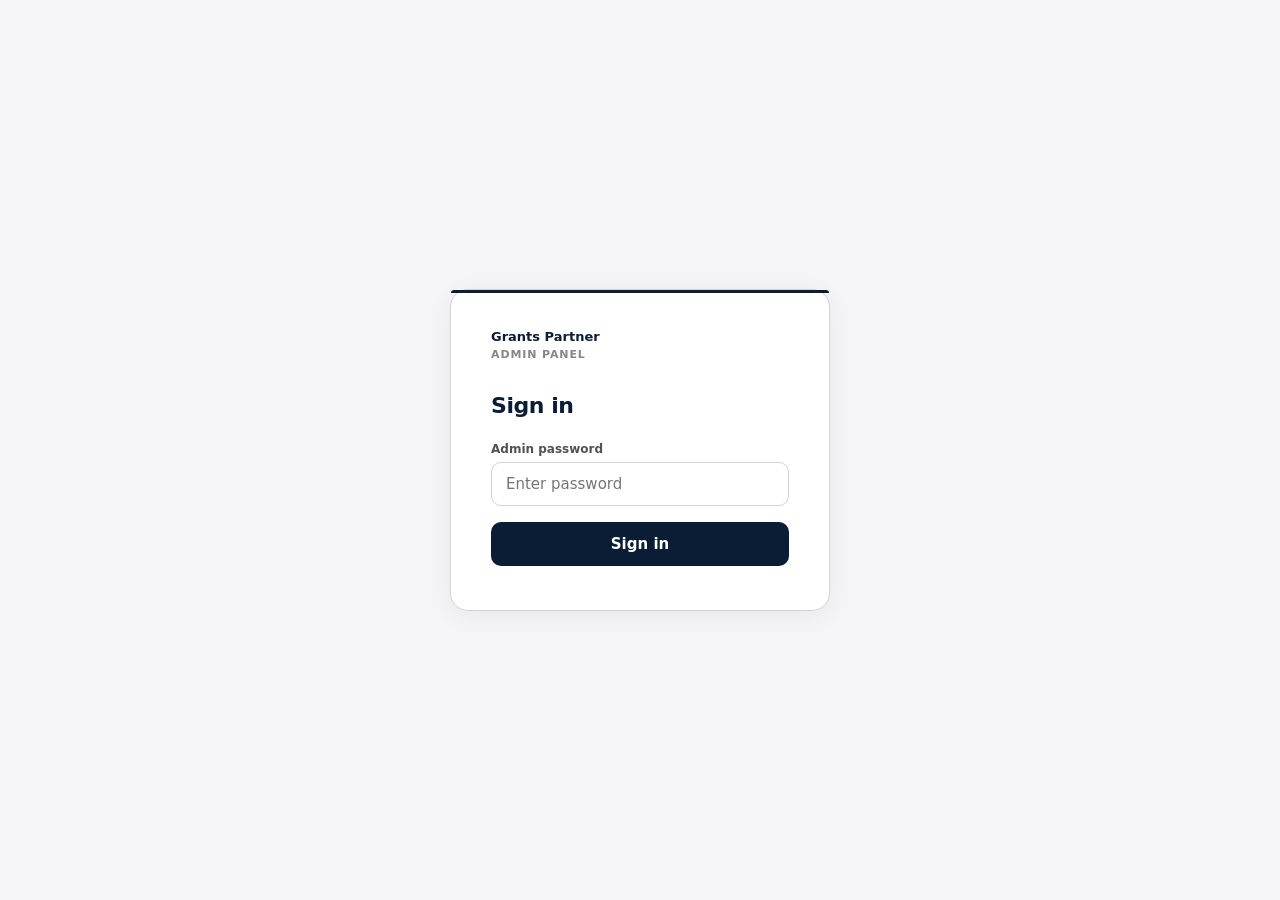
<file: admin/page-edit.html>
<!DOCTYPE html>
<html lang="en">
<head>
  <meta charset="UTF-8" />
  <meta name="viewport" content="width=device-width, initial-scale=1.0" />
  <title>Edit Page — Grants Partner Admin</title>
  <meta name="robots" content="noindex, nofollow" />
  <link rel="stylesheet" href="/admin/admin.css" />
  <style>
    .save-indicator { font-size: 11px; color: var(--soft); font-style: italic; }
  </style>
</head>
<body>
<div class="admin-layout">
  <aside class="sidebar">
    <div class="sidebar-brand">
      <span class="sidebar-brand-name">Grants Partner</span>
      <span class="sidebar-brand-tag">Admin Panel</span>
    </div>
    <nav class="sidebar-nav">
      <div class="nav-section">
        <p class="nav-label">Data</p>
        <a href="/admin/dashboard.html" class="nav-item">
          <svg viewBox="0 0 16 16" fill="currentColor"><path d="M1 2.5A1.5 1.5 0 012.5 1h3A1.5 1.5 0 017 2.5v3A1.5 1.5 0 015.5 7h-3A1.5 1.5 0 011 5.5v-3zm8 0A1.5 1.5 0 0110.5 1h3A1.5 1.5 0 0115 2.5v3A1.5 1.5 0 0113.5 7h-3A1.5 1.5 0 019 5.5v-3zm-8 8A1.5 1.5 0 012.5 9h3A1.5 1.5 0 017 10.5v3A1.5 1.5 0 015.5 15h-3A1.5 1.5 0 011 13.5v-3zm8 0A1.5 1.5 0 0110.5 9h3A1.5 1.5 0 0115 10.5v3A1.5 1.5 0 0113.5 15h-3A1.5 1.5 0 019 13.5v-3z"/></svg>
          Dashboard
        </a>
        <a href="/admin/subscribers.html" class="nav-item">
          <svg viewBox="0 0 16 16" fill="currentColor"><path d="M8 8a3 3 0 100-6 3 3 0 000 6zm2-3a2 2 0 11-4 0 2 2 0 014 0zm4 8c0 1-1 1-1 1H3s-1 0-1-1 1-4 6-4 6 3 6 4zm-1-.004c-.001-.246-.154-.986-.832-1.664C11.516 10.68 10.289 10 8 10c-2.29 0-3.516.68-4.168 1.332-.678.678-.83 1.418-.832 1.664h10z"/></svg>
          Subscribers
        </a>
      </div>
      <div class="nav-section">
        <p class="nav-label">Content</p>
        <a href="/admin/posts.html" class="nav-item">
          <svg viewBox="0 0 16 16" fill="currentColor"><path d="M14.5 3a.5.5 0 01.5.5v9a.5.5 0 01-.5.5h-13a.5.5 0 01-.5-.5v-9a.5.5 0 01.5-.5h13zm-13-1A1.5 1.5 0 000 3.5v9A1.5 1.5 0 001.5 14h13a1.5 1.5 0 001.5-1.5v-9A1.5 1.5 0 0014.5 2h-13zM3 5.5a.5.5 0 01.5-.5h9a.5.5 0 010 1h-9a.5.5 0 01-.5-.5zm0 3a.5.5 0 01.5-.5h9a.5.5 0 010 1h-9a.5.5 0 01-.5-.5zm0 3a.5.5 0 01.5-.5h5a.5.5 0 010 1h-5a.5.5 0 01-.5-.5z"/></svg>
          Blog Posts
        </a>
        <a href="/admin/site-pages.html" class="nav-item">
          <svg viewBox="0 0 16 16" fill="currentColor"><path d="M5 4a.5.5 0 000 1h6a.5.5 0 000-1H5zm-.5 2.5A.5.5 0 015 6h6a.5.5 0 010 1H5a.5.5 0 01-.5-.5zM5 8a.5.5 0 000 1h6a.5.5 0 000-1H5zm0 2a.5.5 0 000 1h3a.5.5 0 000-1H5z"/><path d="M2 2a2 2 0 012-2h8a2 2 0 012 2v12a2 2 0 01-2 2H4a2 2 0 01-2-2V2zm10-1H4a1 1 0 00-1 1v12a1 1 0 001 1h8a1 1 0 001-1V2a1 1 0 00-1-1z"/></svg>
          Pages
        </a>
        <a href="/admin/menu.html" class="nav-item">
          <svg viewBox="0 0 16 16" fill="currentColor"><path fill-rule="evenodd" d="M2.5 12a.5.5 0 01.5-.5h10a.5.5 0 010 1H3a.5.5 0 01-.5-.5zm0-4a.5.5 0 01.5-.5h10a.5.5 0 010 1H3a.5.5 0 01-.5-.5zm0-4a.5.5 0 01.5-.5h10a.5.5 0 010 1H3a.5.5 0 01-.5-.5z"/></svg>
          Menu
        </a>
      </div>
    </nav>
    <div class="sidebar-footer">
      <a href="/" target="_blank">View live site</a>
      <button id="logoutBtn">Sign out</button>
    </div>
  </aside>

  <div class="main">
    <header class="topbar">
      <div style="display:flex;align-items:center;gap:12px">
        <a href="/admin/site-pages.html" class="btn btn-ghost btn-sm">Back</a>
        <span class="topbar-title" id="pageHeading">New Page</span>
      </div>
      <div class="topbar-actions">
        <span class="save-indicator" id="saveIndicator"></span>
        <button class="btn btn-ghost" id="saveDraftBtn">Save draft</button>
        <button class="btn btn-success" id="publishBtn">Publish</button>
      </div>
    </header>

    <div class="content">
      <div class="alert" id="alertMsg"></div>

      <div class="editor-layout">
        <div class="editor-main">
          <input
            type="text"
            class="editor-title-input"
            id="titleInput"
            placeholder="Page title"
            autocomplete="off"
          />

          <div class="toolbar-tabs">
            <button class="tab-btn active" id="writeTab">Write</button>
            <button class="tab-btn" id="previewTab">Preview</button>
          </div>

          <div class="toolbar" id="editorToolbar">
            <button class="toolbar-btn" data-before="**" data-after="**"><b>B</b></button>
            <button class="toolbar-btn" data-before="*" data-after="*"><i>I</i></button>
            <div class="toolbar-sep"></div>
            <button class="toolbar-btn" data-before="## ">H2</button>
            <button class="toolbar-btn" data-before="### ">H3</button>
            <div class="toolbar-sep"></div>
            <button class="toolbar-btn" data-before="[" data-after="](url)">[L]</button>
            <button class="toolbar-btn" data-before="> ">&gt;</button>
            <button class="toolbar-btn" data-before="`" data-after="`">&lt;/&gt;</button>
            <div class="toolbar-sep"></div>
            <button class="toolbar-btn" data-before="- ">• List</button>
            <button class="toolbar-btn" data-before="1. ">1. List</button>
          </div>

          <div class="editor-content-area">
            <textarea
              class="editor-textarea"
              id="contentArea"
              placeholder="Write your page content here using Markdown..."
            ></textarea>
            <div class="preview-pane" id="previewPane"></div>
          </div>
        </div>

        <div class="editor-sidebar">
          <div class="sidebar-card">
            <div class="sidebar-card-title">Status</div>
            <div class="sidebar-card-body">
              <div class="status-strip">
                <div class="status-dot status-dot-draft" id="statusDot"></div>
                <span id="statusLabel">Draft</span>
              </div>
              <div style="font-size:12px;color:var(--soft)" id="publishedInfo"></div>
            </div>
          </div>

          <div class="sidebar-card">
            <div class="sidebar-card-title">URL Slug</div>
            <div class="sidebar-card-body">
              <label class="form-label" for="slugInput">grantspartner.com/</label>
              <input type="text" id="slugInput" placeholder="page-url" />
              <p class="form-hint">Auto-generated from title.</p>
            </div>
          </div>

          <div class="sidebar-card">
            <div class="sidebar-card-title">SEO Description</div>
            <div class="sidebar-card-body">
              <textarea id="metaInput" style="min-height:80px;font-size:13px" placeholder="Short description for search engines..."></textarea>
              <p class="form-hint">Shown in Google search results. 1-2 sentences.</p>
            </div>
          </div>
        </div>
      </div>
    </div>
  </div>
</div>

<script type="module">
  import { requireLogin, logout, api, markActiveNav, showAlert, makeSlug, mdToHtml, insertMd, formatDate } from './admin.js';
  if (!requireLogin()) throw new Error('not logged in');
  markActiveNav();
  document.getElementById('logoutBtn').addEventListener('click', logout);

  const params  = new URLSearchParams(location.search);
  const pageId  = params.get('id');

  const titleInput    = document.getElementById('titleInput');
  const contentArea   = document.getElementById('contentArea');
  const slugInput     = document.getElementById('slugInput');
  const metaInput     = document.getElementById('metaInput');
  const alertMsg      = document.getElementById('alertMsg');
  const saveIndicator = document.getElementById('saveIndicator');
  const statusDot     = document.getElementById('statusDot');
  const statusLabel   = document.getElementById('statusLabel');
  const publishedInfo = document.getElementById('publishedInfo');
  const pageHeading   = document.getElementById('pageHeading');

  let currentStatus = 'draft';
  let slugEdited = false;

  if (pageId) {
    pageHeading.textContent = 'Edit Page';
    api(`/api/admin/site-pages/${pageId}`).then(async res => {
      if (!res) return;
      const p = await res.json();
      titleInput.value   = p.title;
      contentArea.value  = p.content;
      slugInput.value    = p.slug;
      metaInput.value    = p.meta_description || '';
      slugEdited = true;
      setStatus(p.status);
      if (p.published_at) publishedInfo.textContent = `Published ${formatDate(p.published_at)}`;
    });
  }

  function setStatus(s) {
    currentStatus = s;
    statusLabel.textContent = s === 'published' ? 'Published' : 'Draft';
    statusDot.className = `status-dot status-dot-${s}`;
    document.getElementById('publishBtn').textContent = s === 'published' ? 'Update' : 'Publish';
  }

  titleInput.addEventListener('input', () => {
    if (!slugEdited) slugInput.value = makeSlug(titleInput.value);
  });
  slugInput.addEventListener('input', () => { slugEdited = true; });

  // Tabs
  document.getElementById('writeTab').addEventListener('click', () => {
    document.getElementById('writeTab').classList.add('active');
    document.getElementById('previewTab').classList.remove('active');
    contentArea.style.display = '';
    document.getElementById('editorToolbar').style.display = '';
    document.getElementById('previewPane').style.display = 'none';
  });

  document.getElementById('previewTab').addEventListener('click', () => {
    document.getElementById('previewTab').classList.add('active');
    document.getElementById('writeTab').classList.remove('active');
    contentArea.style.display = 'none';
    document.getElementById('editorToolbar').style.display = 'none';
    const pane = document.getElementById('previewPane');
    pane.style.display = 'block';
    pane.innerHTML = mdToHtml(contentArea.value) || '<p style="color:var(--soft)">Nothing to preview yet.</p>';
  });

  document.getElementById('editorToolbar').querySelectorAll('.toolbar-btn').forEach(btn => {
    btn.addEventListener('click', () => insertMd(contentArea, btn.dataset.before || '', btn.dataset.after || ''));
  });

  async function save(status) {
    const payload = {
      title:            titleInput.value.trim(),
      slug:             slugInput.value.trim() || makeSlug(titleInput.value),
      content:          contentArea.value,
      meta_description: metaInput.value.trim(),
      status,
    };

    if (!payload.title) {
      showAlert(alertMsg, 'error', 'Please enter a title before saving.');
      return;
    }

    const btn = document.getElementById(status === 'published' ? 'publishBtn' : 'saveDraftBtn');
    btn.disabled = true;
    saveIndicator.textContent = 'Saving...';

    let res;
    if (pageId) {
      res = await api(`/api/admin/site-pages/${pageId}`, { method: 'PUT', body: JSON.stringify(payload) });
    } else {
      res = await api('/api/admin/site-pages', { method: 'POST', body: JSON.stringify(payload) });
    }

    btn.disabled = false;
    if (!res) return;
    const data = await res.json();

    if (res.ok) {
      setStatus(status);
      saveIndicator.textContent = `Saved ${new Date().toLocaleTimeString()}`;
      showAlert(alertMsg, 'success', status === 'published' ? 'Page published.' : 'Draft saved.');
      if (!pageId && data.id) {
        history.replaceState({}, '', `/admin/page-edit.html?id=${data.id}`);
        pageHeading.textContent = 'Edit Page';
      }
      if (data.slug) slugInput.value = data.slug;
    } else {
      showAlert(alertMsg, 'error', data.error || 'Failed to save. Please try again.');
    }
  }

  document.getElementById('saveDraftBtn').addEventListener('click', () => save('draft'));
  document.getElementById('publishBtn').addEventListener('click', () => save('published'));
</script>
</body>
</html>
</file>
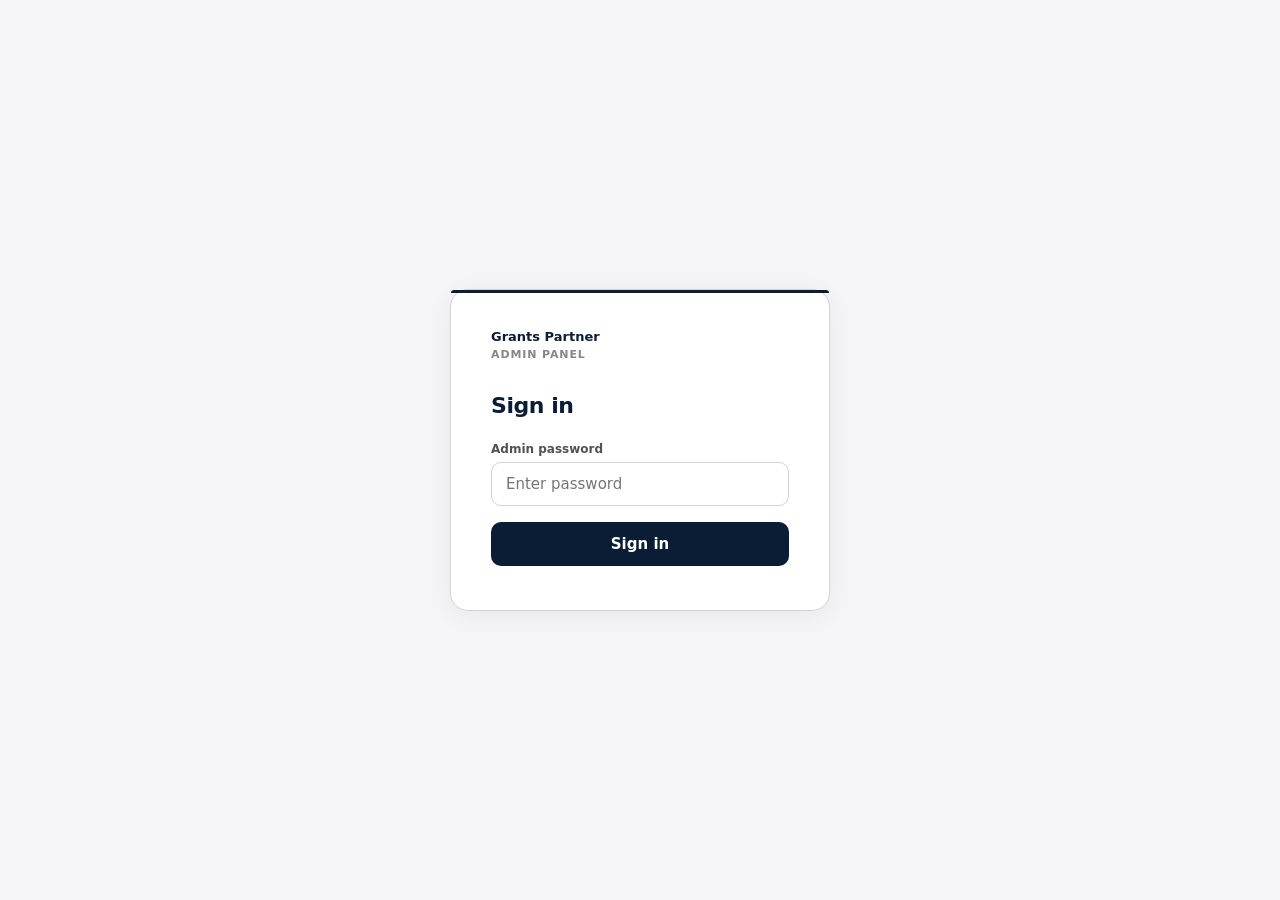
<file: admin/post-edit.html>
<!DOCTYPE html>
<html lang="en">
<head>
  <meta charset="UTF-8" />
  <meta name="viewport" content="width=device-width, initial-scale=1.0" />
  <title>Edit Post — Grants Partner Admin</title>
  <meta name="robots" content="noindex, nofollow" />
  <link rel="stylesheet" href="/admin/admin.css" />
  <style>
    .topbar-center {
      font-size: 13px;
      color: var(--soft);
      display: flex;
      align-items: center;
      gap: 8px;
    }
    .save-indicator {
      font-size: 11px;
      color: var(--soft);
      font-style: italic;
    }
  </style>
</head>
<body>
<div class="admin-layout">
  <aside class="sidebar">
    <div class="sidebar-brand">
      <span class="sidebar-brand-name">Grants Partner</span>
      <span class="sidebar-brand-tag">Admin Panel</span>
    </div>
    <nav class="sidebar-nav">
      <div class="nav-section">
        <p class="nav-label">Data</p>
        <a href="/admin/dashboard.html" class="nav-item">
          <svg viewBox="0 0 16 16" fill="currentColor"><path d="M1 2.5A1.5 1.5 0 012.5 1h3A1.5 1.5 0 017 2.5v3A1.5 1.5 0 015.5 7h-3A1.5 1.5 0 011 5.5v-3zm8 0A1.5 1.5 0 0110.5 1h3A1.5 1.5 0 0115 2.5v3A1.5 1.5 0 0113.5 7h-3A1.5 1.5 0 019 5.5v-3zm-8 8A1.5 1.5 0 012.5 9h3A1.5 1.5 0 017 10.5v3A1.5 1.5 0 015.5 15h-3A1.5 1.5 0 011 13.5v-3zm8 0A1.5 1.5 0 0110.5 9h3A1.5 1.5 0 0115 10.5v3A1.5 1.5 0 0113.5 15h-3A1.5 1.5 0 019 13.5v-3z"/></svg>
          Dashboard
        </a>
        <a href="/admin/subscribers.html" class="nav-item">
          <svg viewBox="0 0 16 16" fill="currentColor"><path d="M8 8a3 3 0 100-6 3 3 0 000 6zm2-3a2 2 0 11-4 0 2 2 0 014 0zm4 8c0 1-1 1-1 1H3s-1 0-1-1 1-4 6-4 6 3 6 4zm-1-.004c-.001-.246-.154-.986-.832-1.664C11.516 10.68 10.289 10 8 10c-2.29 0-3.516.68-4.168 1.332-.678.678-.83 1.418-.832 1.664h10z"/></svg>
          Subscribers
        </a>
      </div>
      <div class="nav-section">
        <p class="nav-label">Content</p>
        <a href="/admin/posts.html" class="nav-item">
          <svg viewBox="0 0 16 16" fill="currentColor"><path d="M14.5 3a.5.5 0 01.5.5v9a.5.5 0 01-.5.5h-13a.5.5 0 01-.5-.5v-9a.5.5 0 01.5-.5h13zm-13-1A1.5 1.5 0 000 3.5v9A1.5 1.5 0 001.5 14h13a1.5 1.5 0 001.5-1.5v-9A1.5 1.5 0 0014.5 2h-13zM3 5.5a.5.5 0 01.5-.5h9a.5.5 0 010 1h-9a.5.5 0 01-.5-.5zm0 3a.5.5 0 01.5-.5h9a.5.5 0 010 1h-9a.5.5 0 01-.5-.5zm0 3a.5.5 0 01.5-.5h5a.5.5 0 010 1h-5a.5.5 0 01-.5-.5z"/></svg>
          Blog Posts
        </a>
        <a href="/admin/site-pages.html" class="nav-item">
          <svg viewBox="0 0 16 16" fill="currentColor"><path d="M5 4a.5.5 0 000 1h6a.5.5 0 000-1H5zm-.5 2.5A.5.5 0 015 6h6a.5.5 0 010 1H5a.5.5 0 01-.5-.5zM5 8a.5.5 0 000 1h6a.5.5 0 000-1H5zm0 2a.5.5 0 000 1h3a.5.5 0 000-1H5z"/><path d="M2 2a2 2 0 012-2h8a2 2 0 012 2v12a2 2 0 01-2 2H4a2 2 0 01-2-2V2zm10-1H4a1 1 0 00-1 1v12a1 1 0 001 1h8a1 1 0 001-1V2a1 1 0 00-1-1z"/></svg>
          Pages
        </a>
        <a href="/admin/menu.html" class="nav-item">
          <svg viewBox="0 0 16 16" fill="currentColor"><path fill-rule="evenodd" d="M2.5 12a.5.5 0 01.5-.5h10a.5.5 0 010 1H3a.5.5 0 01-.5-.5zm0-4a.5.5 0 01.5-.5h10a.5.5 0 010 1H3a.5.5 0 01-.5-.5zm0-4a.5.5 0 01.5-.5h10a.5.5 0 010 1H3a.5.5 0 01-.5-.5z"/></svg>
          Menu
        </a>
      </div>
    </nav>
    <div class="sidebar-footer">
      <a href="/" target="_blank">View live site</a>
      <button id="logoutBtn">Sign out</button>
    </div>
  </aside>

  <div class="main">
    <header class="topbar">
      <div style="display:flex;align-items:center;gap:12px">
        <a href="/admin/posts.html" class="btn btn-ghost btn-sm">Back</a>
        <span class="topbar-title" id="pageHeading">New Post</span>
      </div>
      <div class="topbar-actions">
        <span class="save-indicator" id="saveIndicator"></span>
        <button class="btn btn-ghost" id="saveDraftBtn">Save draft</button>
        <button class="btn btn-success" id="publishBtn">Publish</button>
      </div>
    </header>

    <div class="content">
      <div class="alert" id="alertMsg"></div>

      <div class="editor-layout">
        <!-- Main editor -->
        <div class="editor-main">
          <input
            type="text"
            class="editor-title-input"
            id="titleInput"
            placeholder="Post title"
            autocomplete="off"
          />

          <!-- Write / Preview tabs -->
          <div class="toolbar-tabs">
            <button class="tab-btn active" id="writeTab">Write</button>
            <button class="tab-btn" id="previewTab">Preview</button>
          </div>

          <!-- Formatting toolbar -->
          <div class="toolbar" id="editorToolbar">
            <button class="toolbar-btn" title="Bold" data-before="**" data-after="**"><b>B</b></button>
            <button class="toolbar-btn" title="Italic" data-before="*" data-after="*"><i>I</i></button>
            <div class="toolbar-sep"></div>
            <button class="toolbar-btn" title="Heading 2" data-before="## ">H2</button>
            <button class="toolbar-btn" title="Heading 3" data-before="### ">H3</button>
            <div class="toolbar-sep"></div>
            <button class="toolbar-btn" title="Link" data-before="[" data-after="](url)">[L]</button>
            <button class="toolbar-btn" title="Blockquote" data-before="> ">" "</button>
            <button class="toolbar-btn" title="Code" data-before="`" data-after="`">&lt;/&gt;</button>
            <div class="toolbar-sep"></div>
            <button class="toolbar-btn" title="Bullet list" data-before="- ">• List</button>
            <button class="toolbar-btn" title="Numbered list" data-before="1. ">1. List</button>
            <div class="toolbar-sep"></div>
            <button class="toolbar-btn" title="Horizontal rule" data-before="&#10;---&#10;">HR</button>
          </div>

          <div class="editor-content-area">
            <textarea
              class="editor-textarea"
              id="contentArea"
              placeholder="Write your post content here using Markdown...

# Heading 1
## Heading 2

**Bold text** and *italic text*

- Bullet point
- Another point

[Link text](https://example.com)"
            ></textarea>
            <div class="preview-pane" id="previewPane"></div>
          </div>
        </div>

        <!-- Right sidebar -->
        <div class="editor-sidebar">
          <!-- Status -->
          <div class="sidebar-card">
            <div class="sidebar-card-title">Status</div>
            <div class="sidebar-card-body">
              <div class="status-strip">
                <div class="status-dot status-dot-draft" id="statusDot"></div>
                <span id="statusLabel">Draft</span>
              </div>
              <div style="font-size:12px;color:var(--soft)" id="publishedInfo"></div>
            </div>
          </div>

          <!-- URL slug -->
          <div class="sidebar-card">
            <div class="sidebar-card-title">URL Slug</div>
            <div class="sidebar-card-body">
              <label class="form-label" for="slugInput">grantspartner.com/blog/</label>
              <input type="text" id="slugInput" placeholder="post-url-slug" />
              <p class="form-hint">Auto-generated from title. Edit if needed.</p>
            </div>
          </div>

          <!-- Excerpt -->
          <div class="sidebar-card">
            <div class="sidebar-card-title">Excerpt</div>
            <div class="sidebar-card-body">
              <textarea id="excerptInput" style="min-height:80px;font-size:13px" placeholder="Short summary shown in post listings..."></textarea>
              <p class="form-hint">Optional. 1-2 sentences.</p>
            </div>
          </div>
        </div>
      </div>
    </div>
  </div>
</div>

<script type="module">
  import { requireLogin, logout, api, markActiveNav, showAlert, makeSlug, mdToHtml, insertMd, formatDate } from './admin.js';
  if (!requireLogin()) throw new Error('not logged in');
  markActiveNav();
  document.getElementById('logoutBtn').addEventListener('click', logout);

  const params = new URLSearchParams(location.search);
  const postId = params.get('id');

  const titleInput   = document.getElementById('titleInput');
  const contentArea  = document.getElementById('contentArea');
  const slugInput    = document.getElementById('slugInput');
  const excerptInput = document.getElementById('excerptInput');
  const alertMsg     = document.getElementById('alertMsg');
  const saveIndicator = document.getElementById('saveIndicator');
  const statusDot    = document.getElementById('statusDot');
  const statusLabel  = document.getElementById('statusLabel');
  const publishedInfo = document.getElementById('publishedInfo');
  const pageHeading  = document.getElementById('pageHeading');

  let currentStatus = 'draft';
  let slugEdited = false;

  // Load existing post
  if (postId) {
    pageHeading.textContent = 'Edit Post';
    api(`/api/admin/posts/${postId}`).then(async res => {
      if (!res) return;
      const p = await res.json();
      titleInput.value   = p.title;
      contentArea.value  = p.content;
      slugInput.value    = p.slug;
      excerptInput.value = p.excerpt || '';
      slugEdited = true;
      setStatus(p.status);
      if (p.published_at) {
        publishedInfo.textContent = `Published ${formatDate(p.published_at)}`;
      }
    });
  }

  function setStatus(s) {
    currentStatus = s;
    statusLabel.textContent = s === 'published' ? 'Published' : 'Draft';
    statusDot.className = `status-dot status-dot-${s}`;
    document.getElementById('publishBtn').textContent =
      s === 'published' ? 'Update' : 'Publish';
  }

  // Auto-slug from title
  titleInput.addEventListener('input', () => {
    if (!slugEdited) slugInput.value = makeSlug(titleInput.value);
  });

  slugInput.addEventListener('input', () => { slugEdited = true; });

  // Tabs
  const writeTab   = document.getElementById('writeTab');
  const previewTab = document.getElementById('previewTab');
  const previewPane = document.getElementById('previewPane');
  const toolbar    = document.getElementById('editorToolbar');

  writeTab.addEventListener('click', () => {
    writeTab.classList.add('active');
    previewTab.classList.remove('active');
    contentArea.style.display = '';
    toolbar.style.display = '';
    previewPane.style.display = 'none';
  });

  previewTab.addEventListener('click', () => {
    previewTab.classList.add('active');
    writeTab.classList.remove('active');
    contentArea.style.display = 'none';
    toolbar.style.display = 'none';
    previewPane.style.display = 'block';
    previewPane.innerHTML = mdToHtml(contentArea.value) || '<p style="color:var(--soft)">Nothing to preview yet.</p>';
  });

  // Toolbar
  toolbar.querySelectorAll('.toolbar-btn').forEach(btn => {
    btn.addEventListener('click', () => {
      insertMd(contentArea, btn.dataset.before || '', btn.dataset.after || '');
    });
  });

  // Save helpers
  function getPayload(status) {
    return {
      title:    titleInput.value.trim(),
      slug:     slugInput.value.trim() || makeSlug(titleInput.value),
      content:  contentArea.value,
      excerpt:  excerptInput.value.trim(),
      status,
    };
  }

  async function save(status) {
    const payload = getPayload(status);
    if (!payload.title) {
      showAlert(alertMsg, 'error', 'Please enter a title before saving.');
      return;
    }

    const btn = status === 'published'
      ? document.getElementById('publishBtn')
      : document.getElementById('saveDraftBtn');
    btn.disabled = true;
    saveIndicator.textContent = 'Saving...';

    let res;
    if (postId) {
      res = await api(`/api/admin/posts/${postId}`, {
        method: 'PUT',
        body: JSON.stringify(payload),
      });
    } else {
      res = await api('/api/admin/posts', {
        method: 'POST',
        body: JSON.stringify(payload),
      });
    }

    btn.disabled = false;

    if (!res) return;
    const data = await res.json();

    if (res.ok) {
      setStatus(status);
      saveIndicator.textContent = `Saved ${new Date().toLocaleTimeString()}`;
      showAlert(alertMsg, 'success',
        status === 'published' ? 'Post published successfully.' : 'Draft saved.');

      // Update URL if new post was created
      if (!postId && data.id) {
        history.replaceState({}, '', `/admin/post-edit.html?id=${data.id}`);
        pageHeading.textContent = 'Edit Post';
      }
      if (data.slug) slugInput.value = data.slug;
    } else {
      showAlert(alertMsg, 'error', data.error || 'Failed to save. Please try again.');
    }
  }

  document.getElementById('saveDraftBtn').addEventListener('click', () => save('draft'));
  document.getElementById('publishBtn').addEventListener('click', () =>
    save(currentStatus === 'published' ? 'published' : 'published')
  );
</script>
</body>
</html>
</file>
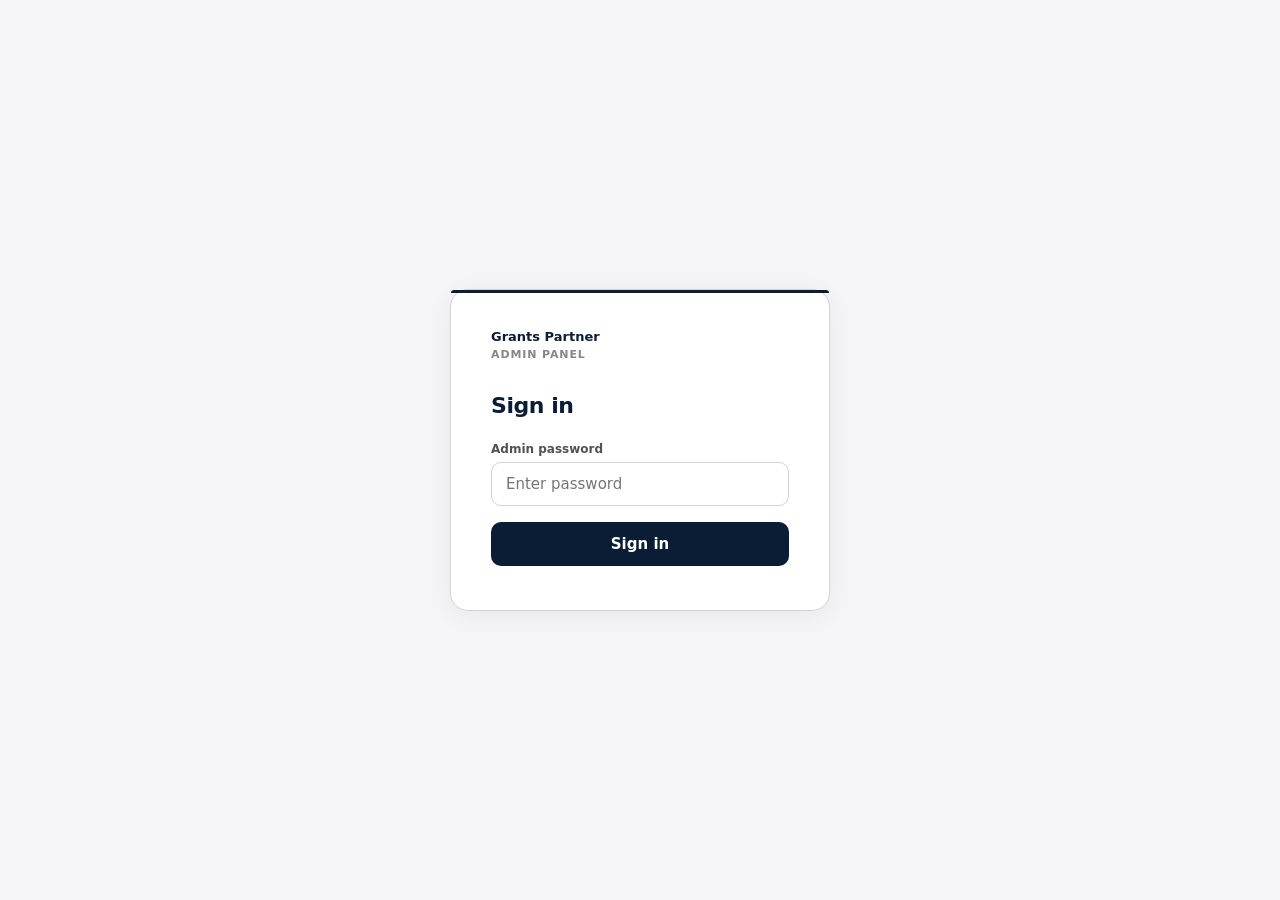
<file: admin/posts.html>
<!DOCTYPE html>
<html lang="en">
<head>
  <meta charset="UTF-8" />
  <meta name="viewport" content="width=device-width, initial-scale=1.0" />
  <title>Blog Posts — Grants Partner Admin</title>
  <meta name="robots" content="noindex, nofollow" />
  <link rel="stylesheet" href="/admin/admin.css" />
</head>
<body>
<div class="admin-layout">
  <aside class="sidebar">
    <div class="sidebar-brand">
      <span class="sidebar-brand-name">Grants Partner</span>
      <span class="sidebar-brand-tag">Admin Panel</span>
    </div>
    <nav class="sidebar-nav">
      <div class="nav-section">
        <p class="nav-label">Data</p>
        <a href="/admin/dashboard.html" class="nav-item">
          <svg viewBox="0 0 16 16" fill="currentColor"><path d="M1 2.5A1.5 1.5 0 012.5 1h3A1.5 1.5 0 017 2.5v3A1.5 1.5 0 015.5 7h-3A1.5 1.5 0 011 5.5v-3zm8 0A1.5 1.5 0 0110.5 1h3A1.5 1.5 0 0115 2.5v3A1.5 1.5 0 0113.5 7h-3A1.5 1.5 0 019 5.5v-3zm-8 8A1.5 1.5 0 012.5 9h3A1.5 1.5 0 017 10.5v3A1.5 1.5 0 015.5 15h-3A1.5 1.5 0 011 13.5v-3zm8 0A1.5 1.5 0 0110.5 9h3A1.5 1.5 0 0115 10.5v3A1.5 1.5 0 0113.5 15h-3A1.5 1.5 0 019 13.5v-3z"/></svg>
          Dashboard
        </a>
        <a href="/admin/subscribers.html" class="nav-item">
          <svg viewBox="0 0 16 16" fill="currentColor"><path d="M8 8a3 3 0 100-6 3 3 0 000 6zm2-3a2 2 0 11-4 0 2 2 0 014 0zm4 8c0 1-1 1-1 1H3s-1 0-1-1 1-4 6-4 6 3 6 4zm-1-.004c-.001-.246-.154-.986-.832-1.664C11.516 10.68 10.289 10 8 10c-2.29 0-3.516.68-4.168 1.332-.678.678-.83 1.418-.832 1.664h10z"/></svg>
          Subscribers
        </a>
      </div>
      <div class="nav-section">
        <p class="nav-label">Content</p>
        <a href="/admin/posts.html" class="nav-item">
          <svg viewBox="0 0 16 16" fill="currentColor"><path d="M14.5 3a.5.5 0 01.5.5v9a.5.5 0 01-.5.5h-13a.5.5 0 01-.5-.5v-9a.5.5 0 01.5-.5h13zm-13-1A1.5 1.5 0 000 3.5v9A1.5 1.5 0 001.5 14h13a1.5 1.5 0 001.5-1.5v-9A1.5 1.5 0 0014.5 2h-13zM3 5.5a.5.5 0 01.5-.5h9a.5.5 0 010 1h-9a.5.5 0 01-.5-.5zm0 3a.5.5 0 01.5-.5h9a.5.5 0 010 1h-9a.5.5 0 01-.5-.5zm0 3a.5.5 0 01.5-.5h5a.5.5 0 010 1h-5a.5.5 0 01-.5-.5z"/></svg>
          Blog Posts
        </a>
        <a href="/admin/site-pages.html" class="nav-item">
          <svg viewBox="0 0 16 16" fill="currentColor"><path d="M5 4a.5.5 0 000 1h6a.5.5 0 000-1H5zm-.5 2.5A.5.5 0 015 6h6a.5.5 0 010 1H5a.5.5 0 01-.5-.5zM5 8a.5.5 0 000 1h6a.5.5 0 000-1H5zm0 2a.5.5 0 000 1h3a.5.5 0 000-1H5z"/><path d="M2 2a2 2 0 012-2h8a2 2 0 012 2v12a2 2 0 01-2 2H4a2 2 0 01-2-2V2zm10-1H4a1 1 0 00-1 1v12a1 1 0 001 1h8a1 1 0 001-1V2a1 1 0 00-1-1z"/></svg>
          Pages
        </a>
        <a href="/admin/menu.html" class="nav-item">
          <svg viewBox="0 0 16 16" fill="currentColor"><path fill-rule="evenodd" d="M2.5 12a.5.5 0 01.5-.5h10a.5.5 0 010 1H3a.5.5 0 01-.5-.5zm0-4a.5.5 0 01.5-.5h10a.5.5 0 010 1H3a.5.5 0 01-.5-.5zm0-4a.5.5 0 01.5-.5h10a.5.5 0 010 1H3a.5.5 0 01-.5-.5z"/></svg>
          Menu
        </a>
      </div>
    </nav>
    <div class="sidebar-footer">
      <a href="/" target="_blank">View live site</a>
      <button id="logoutBtn">Sign out</button>
    </div>
  </aside>

  <div class="main">
    <header class="topbar">
      <span class="topbar-title">Blog Posts</span>
      <div class="topbar-actions">
        <a href="/admin/post-edit.html" class="btn btn-primary btn-sm">+ New post</a>
      </div>
    </header>

    <div class="content">
      <div class="panel">
        <div class="panel-body table-wrap">
          <table>
            <thead>
              <tr>
                <th>Title</th>
                <th>Status</th>
                <th>Last updated</th>
                <th></th>
              </tr>
            </thead>
            <tbody id="tableBody">
              <tr><td colspan="4" style="text-align:center;padding:40px;color:var(--soft)">Loading...</td></tr>
            </tbody>
          </table>
        </div>
      </div>
    </div>
  </div>
</div>

<!-- Delete confirm dialog -->
<div class="overlay" id="deleteOverlay">
  <div class="dialog">
    <h3>Delete post?</h3>
    <p>This cannot be undone. The post will be permanently removed.</p>
    <div class="dialog-actions">
      <button class="btn btn-ghost" id="cancelDelete">Cancel</button>
      <button class="btn btn-danger" id="confirmDelete">Delete</button>
    </div>
  </div>
</div>

<script type="module">
  import { requireLogin, logout, api, markActiveNav, formatDate } from './admin.js';
  if (!requireLogin()) throw new Error('not logged in');
  markActiveNav();
  document.getElementById('logoutBtn').addEventListener('click', logout);

  let deleteId = null;

  document.getElementById('cancelDelete').addEventListener('click', () => {
    document.getElementById('deleteOverlay').classList.remove('show');
    deleteId = null;
  });

  document.getElementById('confirmDelete').addEventListener('click', async () => {
    if (!deleteId) return;
    await api(`/api/admin/posts/${deleteId}`, { method: 'DELETE' });
    document.getElementById('deleteOverlay').classList.remove('show');
    deleteId = null;
    load();
  });

  async function load() {
    const res  = await api('/api/admin/posts');
    if (!res) return;
    const data = await res.json();
    const tbody = document.getElementById('tableBody');

    if (!data.posts?.length) {
      tbody.innerHTML = `<tr><td colspan="4"><div class="empty-state"><p>No posts yet.</p><a href="/admin/post-edit.html" class="btn btn-primary btn-sm">Write your first post</a></div></td></tr>`;
      return;
    }

    tbody.innerHTML = data.posts.map(p => `
      <tr>
        <td class="td-primary">${esc(p.title)}</td>
        <td><span class="badge badge-${p.status}">${p.status}</span></td>
        <td>${formatDate(p.updated_at)}</td>
        <td class="td-actions">
          <a href="/admin/post-edit.html?id=${p.id}" class="btn btn-ghost btn-sm">Edit</a>
          <button class="btn btn-danger btn-sm" data-id="${p.id}">Delete</button>
        </td>
      </tr>
    `).join('');

    tbody.querySelectorAll('[data-id]').forEach(btn => {
      btn.addEventListener('click', () => {
        deleteId = btn.dataset.id;
        document.getElementById('deleteOverlay').classList.add('show');
      });
    });
  }

  function esc(s) {
    return String(s).replace(/&/g,'&amp;').replace(/</g,'&lt;').replace(/>/g,'&gt;');
  }

  load();
</script>
</body>
</html>
</file>
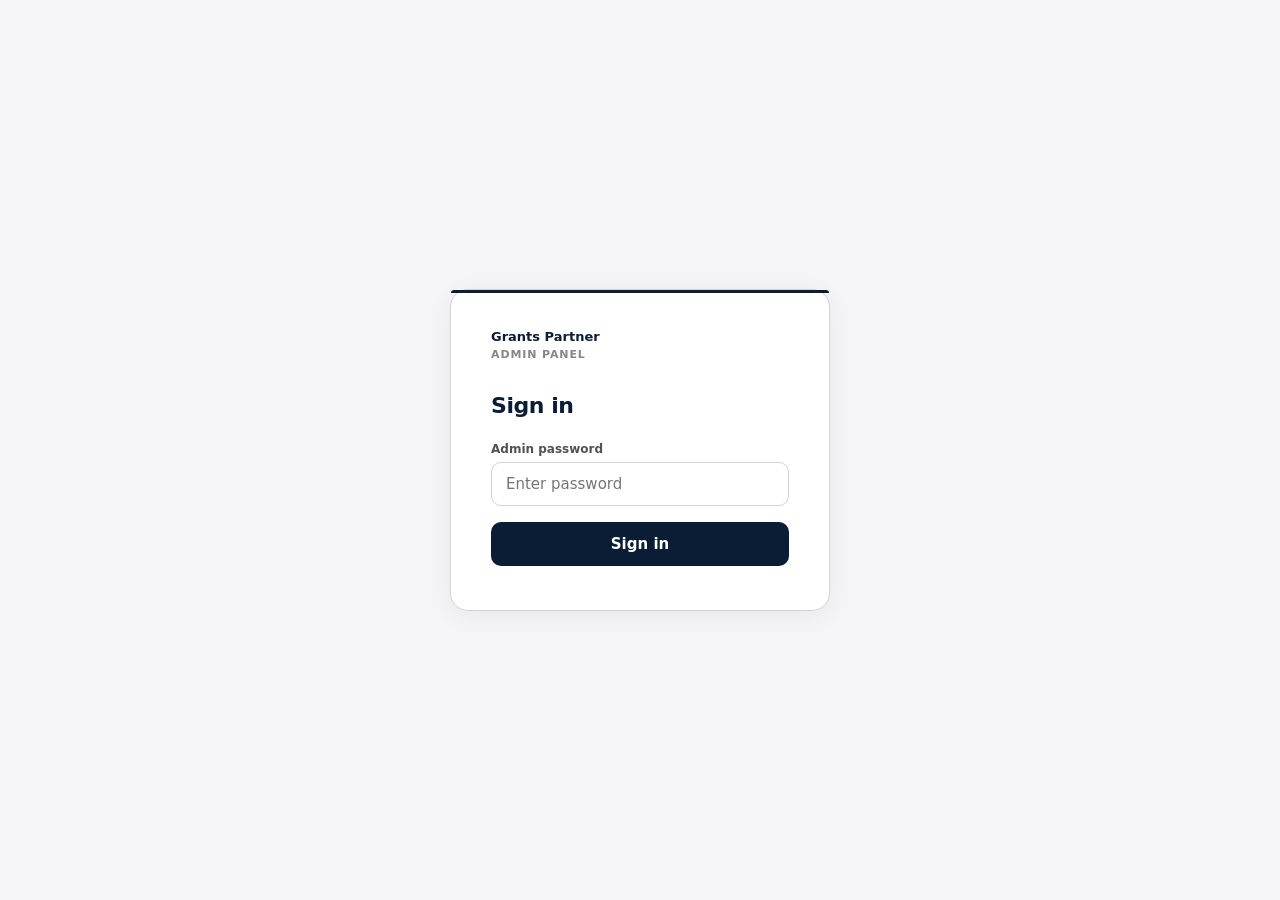
<file: admin/site-pages.html>
<!DOCTYPE html>
<html lang="en">
<head>
  <meta charset="UTF-8" />
  <meta name="viewport" content="width=device-width, initial-scale=1.0" />
  <title>Pages — Grants Partner Admin</title>
  <meta name="robots" content="noindex, nofollow" />
  <link rel="stylesheet" href="/admin/admin.css" />
</head>
<body>
<div class="admin-layout">
  <aside class="sidebar">
    <div class="sidebar-brand">
      <span class="sidebar-brand-name">Grants Partner</span>
      <span class="sidebar-brand-tag">Admin Panel</span>
    </div>
    <nav class="sidebar-nav">
      <div class="nav-section">
        <p class="nav-label">Data</p>
        <a href="/admin/dashboard.html" class="nav-item">
          <svg viewBox="0 0 16 16" fill="currentColor"><path d="M1 2.5A1.5 1.5 0 012.5 1h3A1.5 1.5 0 017 2.5v3A1.5 1.5 0 015.5 7h-3A1.5 1.5 0 011 5.5v-3zm8 0A1.5 1.5 0 0110.5 1h3A1.5 1.5 0 0115 2.5v3A1.5 1.5 0 0113.5 7h-3A1.5 1.5 0 019 5.5v-3zm-8 8A1.5 1.5 0 012.5 9h3A1.5 1.5 0 017 10.5v3A1.5 1.5 0 015.5 15h-3A1.5 1.5 0 011 13.5v-3zm8 0A1.5 1.5 0 0110.5 9h3A1.5 1.5 0 0115 10.5v3A1.5 1.5 0 0113.5 15h-3A1.5 1.5 0 019 13.5v-3z"/></svg>
          Dashboard
        </a>
        <a href="/admin/subscribers.html" class="nav-item">
          <svg viewBox="0 0 16 16" fill="currentColor"><path d="M8 8a3 3 0 100-6 3 3 0 000 6zm2-3a2 2 0 11-4 0 2 2 0 014 0zm4 8c0 1-1 1-1 1H3s-1 0-1-1 1-4 6-4 6 3 6 4zm-1-.004c-.001-.246-.154-.986-.832-1.664C11.516 10.68 10.289 10 8 10c-2.29 0-3.516.68-4.168 1.332-.678.678-.83 1.418-.832 1.664h10z"/></svg>
          Subscribers
        </a>
      </div>
      <div class="nav-section">
        <p class="nav-label">Content</p>
        <a href="/admin/posts.html" class="nav-item">
          <svg viewBox="0 0 16 16" fill="currentColor"><path d="M14.5 3a.5.5 0 01.5.5v9a.5.5 0 01-.5.5h-13a.5.5 0 01-.5-.5v-9a.5.5 0 01.5-.5h13zm-13-1A1.5 1.5 0 000 3.5v9A1.5 1.5 0 001.5 14h13a1.5 1.5 0 001.5-1.5v-9A1.5 1.5 0 0014.5 2h-13zM3 5.5a.5.5 0 01.5-.5h9a.5.5 0 010 1h-9a.5.5 0 01-.5-.5zm0 3a.5.5 0 01.5-.5h9a.5.5 0 010 1h-9a.5.5 0 01-.5-.5zm0 3a.5.5 0 01.5-.5h5a.5.5 0 010 1h-5a.5.5 0 01-.5-.5z"/></svg>
          Blog Posts
        </a>
        <a href="/admin/site-pages.html" class="nav-item">
          <svg viewBox="0 0 16 16" fill="currentColor"><path d="M5 4a.5.5 0 000 1h6a.5.5 0 000-1H5zm-.5 2.5A.5.5 0 015 6h6a.5.5 0 010 1H5a.5.5 0 01-.5-.5zM5 8a.5.5 0 000 1h6a.5.5 0 000-1H5zm0 2a.5.5 0 000 1h3a.5.5 0 000-1H5z"/><path d="M2 2a2 2 0 012-2h8a2 2 0 012 2v12a2 2 0 01-2 2H4a2 2 0 01-2-2V2zm10-1H4a1 1 0 00-1 1v12a1 1 0 001 1h8a1 1 0 001-1V2a1 1 0 00-1-1z"/></svg>
          Pages
        </a>
        <a href="/admin/menu.html" class="nav-item">
          <svg viewBox="0 0 16 16" fill="currentColor"><path fill-rule="evenodd" d="M2.5 12a.5.5 0 01.5-.5h10a.5.5 0 010 1H3a.5.5 0 01-.5-.5zm0-4a.5.5 0 01.5-.5h10a.5.5 0 010 1H3a.5.5 0 01-.5-.5zm0-4a.5.5 0 01.5-.5h10a.5.5 0 010 1H3a.5.5 0 01-.5-.5z"/></svg>
          Menu
        </a>
      </div>
    </nav>
    <div class="sidebar-footer">
      <a href="/" target="_blank">View live site</a>
      <button id="logoutBtn">Sign out</button>
    </div>
  </aside>

  <div class="main">
    <header class="topbar">
      <span class="topbar-title">Pages</span>
      <div class="topbar-actions">
        <a href="/admin/page-edit.html" class="btn btn-primary btn-sm">+ New page</a>
      </div>
    </header>

    <div class="content">
      <div class="panel">
        <div class="panel-body table-wrap">
          <table>
            <thead>
              <tr>
                <th>Title</th>
                <th>Slug</th>
                <th>Status</th>
                <th>Last updated</th>
                <th></th>
              </tr>
            </thead>
            <tbody id="tableBody">
              <tr><td colspan="5" style="text-align:center;padding:40px;color:var(--soft)">Loading...</td></tr>
            </tbody>
          </table>
        </div>
      </div>
    </div>
  </div>
</div>

<div class="overlay" id="deleteOverlay">
  <div class="dialog">
    <h3>Delete page?</h3>
    <p>This cannot be undone. The page will be permanently removed.</p>
    <div class="dialog-actions">
      <button class="btn btn-ghost" id="cancelDelete">Cancel</button>
      <button class="btn btn-danger" id="confirmDelete">Delete</button>
    </div>
  </div>
</div>

<script type="module">
  import { requireLogin, logout, api, markActiveNav, formatDate } from './admin.js';
  if (!requireLogin()) throw new Error('not logged in');
  markActiveNav();
  document.getElementById('logoutBtn').addEventListener('click', logout);

  let deleteId = null;

  document.getElementById('cancelDelete').addEventListener('click', () => {
    document.getElementById('deleteOverlay').classList.remove('show');
    deleteId = null;
  });

  document.getElementById('confirmDelete').addEventListener('click', async () => {
    if (!deleteId) return;
    await api(`/api/admin/site-pages/${deleteId}`, { method: 'DELETE' });
    document.getElementById('deleteOverlay').classList.remove('show');
    deleteId = null;
    load();
  });

  async function load() {
    const res  = await api('/api/admin/site-pages');
    if (!res) return;
    const data = await res.json();
    const tbody = document.getElementById('tableBody');

    if (!data.pages?.length) {
      tbody.innerHTML = `<tr><td colspan="5"><div class="empty-state"><p>No pages yet.</p><a href="/admin/page-edit.html" class="btn btn-primary btn-sm">Create your first page</a></div></td></tr>`;
      return;
    }

    tbody.innerHTML = data.pages.map(p => `
      <tr>
        <td class="td-primary">${esc(p.title)}</td>
        <td style="color:var(--soft);font-size:12px">/${esc(p.slug)}</td>
        <td><span class="badge badge-${p.status}">${p.status}</span></td>
        <td>${formatDate(p.updated_at)}</td>
        <td class="td-actions">
          <a href="/admin/page-edit.html?id=${p.id}" class="btn btn-ghost btn-sm">Edit</a>
          <button class="btn btn-danger btn-sm" data-id="${p.id}">Delete</button>
        </td>
      </tr>
    `).join('');

    tbody.querySelectorAll('[data-id]').forEach(btn => {
      btn.addEventListener('click', () => {
        deleteId = btn.dataset.id;
        document.getElementById('deleteOverlay').classList.add('show');
      });
    });
  }

  function esc(s) {
    return String(s).replace(/&/g,'&amp;').replace(/</g,'&lt;').replace(/>/g,'&gt;');
  }

  load();
</script>
</body>
</html>
</file>
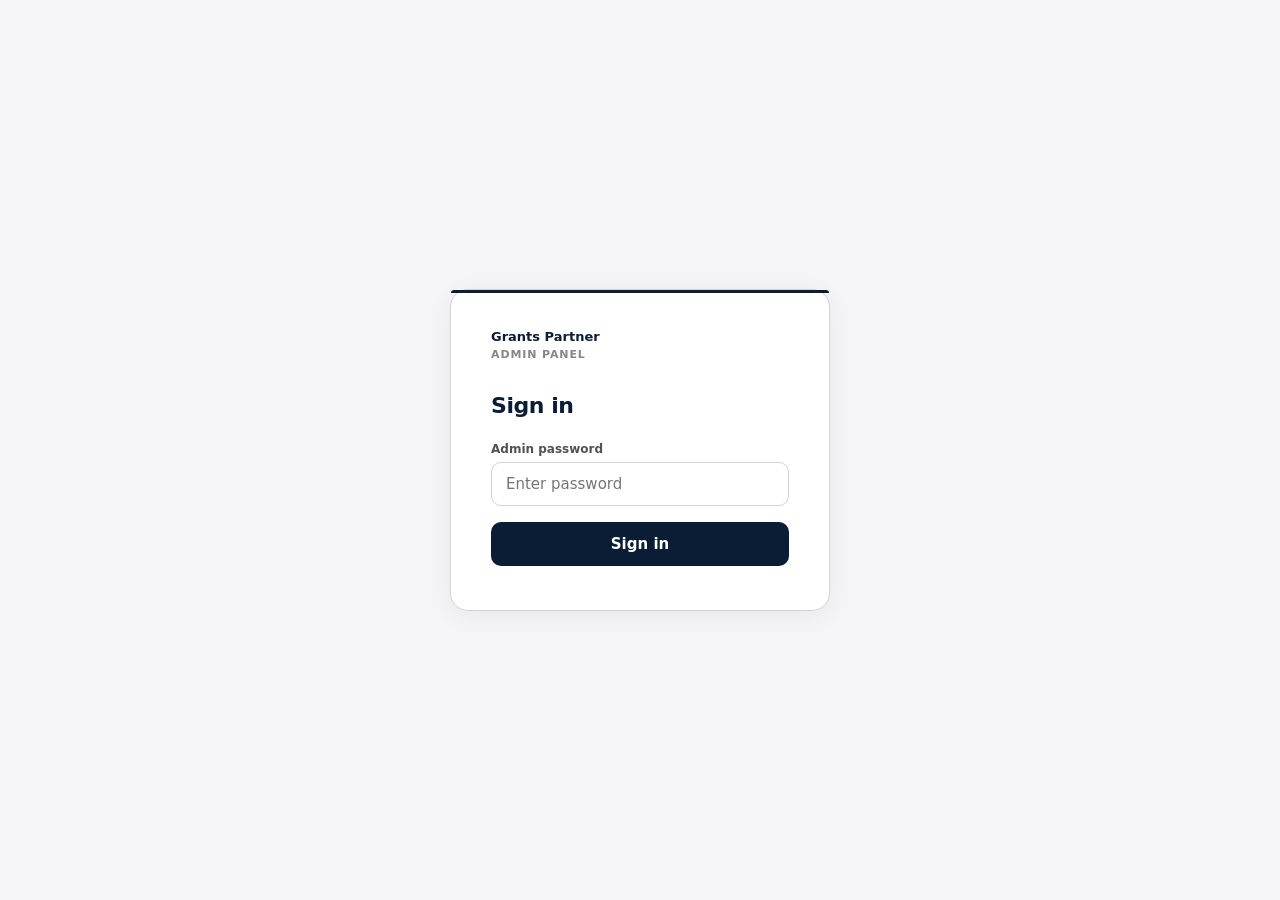
<file: admin/subscribers.html>
<!DOCTYPE html>
<html lang="en">
<head>
  <meta charset="UTF-8" />
  <meta name="viewport" content="width=device-width, initial-scale=1.0" />
  <title>Subscribers — Grants Partner Admin</title>
  <meta name="robots" content="noindex, nofollow" />
  <link rel="stylesheet" href="/admin/admin.css" />
</head>
<body>
<div class="admin-layout">
  <aside class="sidebar">
    <div class="sidebar-brand">
      <span class="sidebar-brand-name">Grants Partner</span>
      <span class="sidebar-brand-tag">Admin Panel</span>
    </div>
    <nav class="sidebar-nav">
      <div class="nav-section">
        <p class="nav-label">Data</p>
        <a href="/admin/dashboard.html" class="nav-item">
          <svg viewBox="0 0 16 16" fill="currentColor"><path d="M1 2.5A1.5 1.5 0 012.5 1h3A1.5 1.5 0 017 2.5v3A1.5 1.5 0 015.5 7h-3A1.5 1.5 0 011 5.5v-3zm8 0A1.5 1.5 0 0110.5 1h3A1.5 1.5 0 0115 2.5v3A1.5 1.5 0 0113.5 7h-3A1.5 1.5 0 019 5.5v-3zm-8 8A1.5 1.5 0 012.5 9h3A1.5 1.5 0 017 10.5v3A1.5 1.5 0 015.5 15h-3A1.5 1.5 0 011 13.5v-3zm8 0A1.5 1.5 0 0110.5 9h3A1.5 1.5 0 0115 10.5v3A1.5 1.5 0 0113.5 15h-3A1.5 1.5 0 019 13.5v-3z"/></svg>
          Dashboard
        </a>
        <a href="/admin/subscribers.html" class="nav-item">
          <svg viewBox="0 0 16 16" fill="currentColor"><path d="M8 8a3 3 0 100-6 3 3 0 000 6zm2-3a2 2 0 11-4 0 2 2 0 014 0zm4 8c0 1-1 1-1 1H3s-1 0-1-1 1-4 6-4 6 3 6 4zm-1-.004c-.001-.246-.154-.986-.832-1.664C11.516 10.68 10.289 10 8 10c-2.29 0-3.516.68-4.168 1.332-.678.678-.83 1.418-.832 1.664h10z"/></svg>
          Subscribers
        </a>
      </div>
      <div class="nav-section">
        <p class="nav-label">Content</p>
        <a href="/admin/posts.html" class="nav-item">
          <svg viewBox="0 0 16 16" fill="currentColor"><path d="M14.5 3a.5.5 0 01.5.5v9a.5.5 0 01-.5.5h-13a.5.5 0 01-.5-.5v-9a.5.5 0 01.5-.5h13zm-13-1A1.5 1.5 0 000 3.5v9A1.5 1.5 0 001.5 14h13a1.5 1.5 0 001.5-1.5v-9A1.5 1.5 0 0014.5 2h-13zM3 5.5a.5.5 0 01.5-.5h9a.5.5 0 010 1h-9a.5.5 0 01-.5-.5zm0 3a.5.5 0 01.5-.5h9a.5.5 0 010 1h-9a.5.5 0 01-.5-.5zm0 3a.5.5 0 01.5-.5h5a.5.5 0 010 1h-5a.5.5 0 01-.5-.5z"/></svg>
          Blog Posts
        </a>
        <a href="/admin/site-pages.html" class="nav-item">
          <svg viewBox="0 0 16 16" fill="currentColor"><path d="M5 4a.5.5 0 000 1h6a.5.5 0 000-1H5zm-.5 2.5A.5.5 0 015 6h6a.5.5 0 010 1H5a.5.5 0 01-.5-.5zM5 8a.5.5 0 000 1h6a.5.5 0 000-1H5zm0 2a.5.5 0 000 1h3a.5.5 0 000-1H5z"/><path d="M2 2a2 2 0 012-2h8a2 2 0 012 2v12a2 2 0 01-2 2H4a2 2 0 01-2-2V2zm10-1H4a1 1 0 00-1 1v12a1 1 0 001 1h8a1 1 0 001-1V2a1 1 0 00-1-1z"/></svg>
          Pages
        </a>
        <a href="/admin/menu.html" class="nav-item">
          <svg viewBox="0 0 16 16" fill="currentColor"><path fill-rule="evenodd" d="M2.5 12a.5.5 0 01.5-.5h10a.5.5 0 010 1H3a.5.5 0 01-.5-.5zm0-4a.5.5 0 01.5-.5h10a.5.5 0 010 1H3a.5.5 0 01-.5-.5zm0-4a.5.5 0 01.5-.5h10a.5.5 0 010 1H3a.5.5 0 01-.5-.5z"/></svg>
          Menu
        </a>
      </div>
    </nav>
    <div class="sidebar-footer">
      <a href="/" target="_blank">View live site</a>
      <button id="logoutBtn">Sign out</button>
    </div>
  </aside>

  <div class="main">
    <header class="topbar">
      <span class="topbar-title">Subscribers</span>
      <div class="topbar-actions">
        <span id="totalLabel" style="font-size:13px;color:var(--soft)"></span>
      </div>
    </header>

    <div class="content">
      <div class="panel">
        <div class="panel-body table-wrap">
          <table>
            <thead>
              <tr>
                <th>#</th>
                <th>Name</th>
                <th>Organisation</th>
                <th>Email</th>
                <th>Registered</th>
              </tr>
            </thead>
            <tbody id="tableBody">
              <tr><td colspan="5" style="text-align:center;padding:40px;color:var(--soft)">Loading...</td></tr>
            </tbody>
          </table>
        </div>
      </div>

      <!-- Pagination -->
      <div id="pagination" style="display:flex;gap:10px;justify-content:center;margin-top:20px"></div>
    </div>
  </div>
</div>

<script type="module">
  import { requireLogin, logout, api, markActiveNav, formatDate } from './admin.js';
  if (!requireLogin()) throw new Error('not logged in');
  markActiveNav();
  document.getElementById('logoutBtn').addEventListener('click', logout);

  let currentPage = 1;

  async function load(page = 1) {
    currentPage = page;
    const res  = await api(`/api/admin/subscribers?page=${page}`);
    if (!res) return;
    const data = await res.json();

    document.getElementById('totalLabel').textContent =
      `${data.total} subscriber${data.total !== 1 ? 's' : ''}`;

    const tbody = document.getElementById('tableBody');
    if (!data.subscribers?.length) {
      tbody.innerHTML = '<tr><td colspan="5" class="empty-state"><p>No subscribers yet.</p></td></tr>';
      return;
    }

    tbody.innerHTML = data.subscribers.map((r, i) => `
      <tr>
        <td style="color:var(--soft)">${(page - 1) * 25 + i + 1}</td>
        <td class="td-primary">${esc(r.name)}</td>
        <td>${esc(r.organisation || '')}</td>
        <td>${esc(r.email)}</td>
        <td>${formatDate(r.created_at)}</td>
      </tr>
    `).join('');

    // Pagination
    const pg = document.getElementById('pagination');
    pg.innerHTML = '';
    if (data.pages > 1) {
      for (let p = 1; p <= data.pages; p++) {
        const btn = document.createElement('button');
        btn.className = 'btn btn-ghost btn-sm';
        btn.textContent = p;
        if (p === page) btn.style.background = 'var(--navy)', btn.style.color = '#fff', btn.style.borderColor = 'var(--navy)';
        btn.addEventListener('click', () => load(p));
        pg.appendChild(btn);
      }
    }
  }

  function esc(s) {
    return String(s).replace(/&/g,'&amp;').replace(/</g,'&lt;').replace(/>/g,'&gt;');
  }

  load();
</script>
</body>
</html>
</file>
<file: admin/admin.css>
*, *::before, *::after { box-sizing: border-box; margin: 0; padding: 0; }

:root {
  --navy:       #0B1D35;
  --navy-light: #162d4d;
  --navy-dim:   rgba(255,255,255,0.07);
  --text:       #1D1D1F;
  --mid:        #515154;
  --soft:       #86868B;
  --border:     #D2D2D7;
  --bg:         #F5F5F7;
  --white:      #FFFFFF;
  --focus:      #0066CC;
  --success-fg: #1A6B47;
  --success-bg: #F0FAF5;
  --success-bd: #B7DFD0;
  --error-fg:   #C0392B;
  --error-bg:   #FFF5F5;
  --error-bd:   #FECACA;
  --warn-fg:    #B45309;
  --warn-bg:    #FFFBEB;
  --warn-bd:    #FDE68A;
  --sidebar-w:  240px;
  --topbar-h:   60px;
  --font: system-ui, -apple-system, BlinkMacSystemFont, 'Segoe UI', 'Helvetica Neue', Arial, sans-serif;
}

html, body { height: 100%; }

body {
  font-family: var(--font);
  background: var(--bg);
  color: var(--text);
  -webkit-font-smoothing: antialiased;
  -moz-osx-font-smoothing: grayscale;
}

/* ── Layout ── */
.admin-layout {
  display: flex;
  min-height: 100vh;
}

/* ── Sidebar ── */
.sidebar {
  width: var(--sidebar-w);
  min-height: 100vh;
  background: var(--navy);
  display: flex;
  flex-direction: column;
  flex-shrink: 0;
  position: fixed;
  top: 0; left: 0;
  z-index: 100;
  overflow-y: auto;
}

.sidebar-brand {
  padding: 22px 20px 18px;
  border-bottom: 1px solid var(--navy-dim);
}

.sidebar-brand-name {
  font-size: 13px;
  font-weight: 700;
  color: #fff;
  letter-spacing: -0.01em;
  display: block;
}

.sidebar-brand-tag {
  font-size: 10px;
  font-weight: 500;
  color: rgba(255,255,255,0.4);
  letter-spacing: 0.08em;
  text-transform: uppercase;
  margin-top: 2px;
  display: block;
}

nav.sidebar-nav {
  flex: 1;
  padding: 16px 0;
}

.nav-section {
  margin-bottom: 8px;
}

.nav-label {
  font-size: 10px;
  font-weight: 600;
  letter-spacing: 0.1em;
  text-transform: uppercase;
  color: rgba(255,255,255,0.3);
  padding: 8px 20px 4px;
}

.nav-item {
  display: flex;
  align-items: center;
  gap: 9px;
  padding: 9px 20px;
  font-size: 13px;
  font-weight: 500;
  color: rgba(255,255,255,0.65);
  text-decoration: none;
  border-radius: 0;
  transition: background 0.12s, color 0.12s;
}

.nav-item:hover {
  background: var(--navy-dim);
  color: #fff;
}

.nav-item.active {
  background: rgba(255,255,255,0.12);
  color: #fff;
}

.nav-item svg {
  width: 15px;
  height: 15px;
  flex-shrink: 0;
  opacity: 0.7;
}

.nav-item.active svg { opacity: 1; }

.sidebar-footer {
  padding: 16px 20px;
  border-top: 1px solid var(--navy-dim);
  display: flex;
  flex-direction: column;
  gap: 8px;
}

.sidebar-footer a,
.sidebar-footer button {
  font-size: 12px;
  font-weight: 500;
  color: rgba(255,255,255,0.45);
  text-decoration: none;
  background: none;
  border: none;
  cursor: pointer;
  text-align: left;
  padding: 0;
  font-family: var(--font);
  transition: color 0.12s;
}

.sidebar-footer a:hover,
.sidebar-footer button:hover { color: rgba(255,255,255,0.85); }

/* ── Main area ── */
.main {
  margin-left: var(--sidebar-w);
  flex: 1;
  display: flex;
  flex-direction: column;
  min-height: 100vh;
}

/* ── Top bar ── */
.topbar {
  height: var(--topbar-h);
  background: var(--white);
  border-bottom: 1px solid var(--border);
  display: flex;
  align-items: center;
  justify-content: space-between;
  padding: 0 32px;
  position: sticky;
  top: 0;
  z-index: 50;
}

.topbar-title {
  font-size: 15px;
  font-weight: 600;
  color: var(--text);
  letter-spacing: -0.01em;
}

.topbar-actions {
  display: flex;
  align-items: center;
  gap: 10px;
}

/* ── Content ── */
.content {
  flex: 1;
  padding: 32px;
}

/* ── Stat cards ── */
.stats-grid {
  display: grid;
  grid-template-columns: repeat(auto-fill, minmax(180px, 1fr));
  gap: 16px;
  margin-bottom: 32px;
}

.stat-card {
  background: var(--white);
  border: 1px solid var(--border);
  border-radius: 14px;
  padding: 20px 22px;
}

.stat-card-label {
  font-size: 11px;
  font-weight: 600;
  letter-spacing: 0.06em;
  text-transform: uppercase;
  color: var(--soft);
  margin-bottom: 8px;
}

.stat-card-value {
  font-size: 32px;
  font-weight: 700;
  color: var(--navy);
  letter-spacing: -0.03em;
  line-height: 1;
}

/* ── Panel / Card ── */
.panel {
  background: var(--white);
  border: 1px solid var(--border);
  border-radius: 14px;
  overflow: hidden;
}

.panel-header {
  padding: 18px 24px;
  border-bottom: 1px solid var(--border);
  display: flex;
  align-items: center;
  justify-content: space-between;
}

.panel-title {
  font-size: 13px;
  font-weight: 600;
  color: var(--text);
}

.panel-body {
  padding: 0;
}

/* ── Table ── */
.table-wrap { overflow-x: auto; }

table {
  width: 100%;
  border-collapse: collapse;
  font-size: 13px;
}

thead th {
  padding: 10px 16px;
  text-align: left;
  font-size: 11px;
  font-weight: 600;
  letter-spacing: 0.05em;
  text-transform: uppercase;
  color: var(--soft);
  border-bottom: 1px solid var(--border);
  background: #FAFAFA;
}

tbody tr {
  border-bottom: 1px solid var(--border);
  transition: background 0.1s;
}

tbody tr:last-child { border-bottom: none; }
tbody tr:hover { background: #FAFAFA; }

tbody td {
  padding: 12px 16px;
  color: var(--mid);
  vertical-align: middle;
}

td.td-primary {
  color: var(--text);
  font-weight: 500;
}

td.td-actions {
  white-space: nowrap;
  text-align: right;
}

/* ── Badges ── */
.badge {
  display: inline-flex;
  align-items: center;
  padding: 3px 9px;
  border-radius: 20px;
  font-size: 11px;
  font-weight: 600;
  letter-spacing: 0.02em;
}

.badge-published {
  background: var(--success-bg);
  color: var(--success-fg);
  border: 1px solid var(--success-bd);
}

.badge-draft {
  background: var(--warn-bg);
  color: var(--warn-fg);
  border: 1px solid var(--warn-bd);
}

/* ── Buttons ── */
.btn {
  display: inline-flex;
  align-items: center;
  gap: 6px;
  padding: 8px 16px;
  font-family: var(--font);
  font-size: 13px;
  font-weight: 600;
  border-radius: 8px;
  border: none;
  cursor: pointer;
  text-decoration: none;
  transition: opacity 0.15s, background 0.15s;
  white-space: nowrap;
}

.btn:disabled { opacity: 0.4; cursor: not-allowed; }

.btn-primary {
  background: var(--navy);
  color: #fff;
}
.btn-primary:hover:not(:disabled) { opacity: 0.85; }

.btn-success {
  background: #1A6B47;
  color: #fff;
}
.btn-success:hover:not(:disabled) { opacity: 0.85; }

.btn-ghost {
  background: transparent;
  color: var(--mid);
  border: 1px solid var(--border);
}
.btn-ghost:hover:not(:disabled) { background: #F5F5F7; color: var(--text); }

.btn-danger {
  background: transparent;
  color: var(--error-fg);
  border: 1px solid #FECACA;
}
.btn-danger:hover:not(:disabled) { background: var(--error-bg); }

.btn-sm {
  padding: 5px 11px;
  font-size: 12px;
  border-radius: 6px;
}

/* ── Forms ── */
.form-group {
  margin-bottom: 20px;
}

label.form-label {
  display: block;
  font-size: 12px;
  font-weight: 600;
  color: var(--mid);
  margin-bottom: 6px;
  letter-spacing: 0.02em;
}

input[type="text"],
input[type="email"],
input[type="password"],
input[type="url"],
textarea,
select {
  width: 100%;
  padding: 10px 13px;
  font-family: var(--font);
  font-size: 14px;
  color: var(--text);
  background: var(--white);
  border: 1px solid var(--border);
  border-radius: 9px;
  appearance: none;
  transition: border-color 0.15s, box-shadow 0.15s;
}

input:focus,
textarea:focus,
select:focus {
  outline: none;
  border-color: var(--navy);
  box-shadow: 0 0 0 3px rgba(11,29,53,0.08);
}

textarea { resize: vertical; min-height: 120px; }

.form-hint {
  font-size: 11px;
  color: var(--soft);
  margin-top: 4px;
}

/* ── Editor layout ── */
.editor-layout {
  display: grid;
  grid-template-columns: 1fr 280px;
  gap: 24px;
  align-items: start;
}

.editor-main { min-width: 0; }

.editor-sidebar { position: sticky; top: calc(var(--topbar-h) + 24px); }

.editor-title-input {
  width: 100%;
  font-family: var(--font);
  font-size: 28px;
  font-weight: 700;
  color: var(--text);
  letter-spacing: -0.02em;
  border: none;
  border-bottom: 2px solid var(--border);
  background: transparent;
  padding: 0 0 14px;
  margin-bottom: 20px;
  outline: none;
  transition: border-color 0.15s;
}

.editor-title-input:focus { border-color: var(--navy); }
.editor-title-input::placeholder { color: var(--border); }

/* ── Toolbar ── */
.toolbar {
  display: flex;
  flex-wrap: wrap;
  gap: 2px;
  padding: 8px;
  background: #F5F5F7;
  border: 1px solid var(--border);
  border-bottom: none;
  border-radius: 9px 9px 0 0;
}

.toolbar-btn {
  padding: 5px 9px;
  font-family: var(--font);
  font-size: 12px;
  font-weight: 600;
  color: var(--mid);
  background: transparent;
  border: none;
  border-radius: 5px;
  cursor: pointer;
  transition: background 0.1s, color 0.1s;
  line-height: 1;
}

.toolbar-btn:hover { background: var(--border); color: var(--text); }
.toolbar-sep { width: 1px; background: var(--border); margin: 4px 4px; }

.toolbar-tabs {
  display: flex;
  border-bottom: 1px solid var(--border);
  margin-bottom: -1px;
}

.tab-btn {
  padding: 8px 16px;
  font-size: 13px;
  font-weight: 500;
  color: var(--soft);
  background: none;
  border: none;
  border-bottom: 2px solid transparent;
  cursor: pointer;
  transition: color 0.12s, border-color 0.12s;
  font-family: var(--font);
}

.tab-btn.active {
  color: var(--navy);
  border-bottom-color: var(--navy);
  font-weight: 600;
}

.editor-content-area {
  border: 1px solid var(--border);
  border-radius: 0 0 9px 9px;
  background: var(--white);
}

.editor-textarea {
  width: 100%;
  min-height: 440px;
  padding: 16px;
  font-family: 'SF Mono', 'Fira Code', monospace;
  font-size: 13px;
  line-height: 1.7;
  color: var(--text);
  background: transparent;
  border: none;
  resize: vertical;
  outline: none;
  border-radius: 0 0 9px 9px;
}

.preview-pane {
  min-height: 440px;
  padding: 16px 20px;
  font-size: 15px;
  line-height: 1.75;
  color: var(--mid);
  display: none;
}

.preview-pane h1, .preview-pane h2, .preview-pane h3,
.preview-pane h4, .preview-pane h5 {
  color: var(--text);
  margin: 24px 0 10px;
  font-weight: 700;
  letter-spacing: -0.01em;
}
.preview-pane h2 { font-size: 20px; }
.preview-pane h3 { font-size: 17px; }
.preview-pane p  { margin-bottom: 14px; }
.preview-pane ul, .preview-pane ol { margin: 8px 0 14px 20px; }
.preview-pane li { margin-bottom: 4px; }
.preview-pane blockquote {
  border-left: 3px solid var(--border);
  padding-left: 14px;
  color: var(--soft);
  margin: 14px 0;
  font-style: italic;
}
.preview-pane code {
  background: #F5F5F7;
  padding: 2px 6px;
  border-radius: 4px;
  font-family: monospace;
  font-size: 12px;
}
.preview-pane pre {
  background: #F5F5F7;
  padding: 14px;
  border-radius: 8px;
  overflow-x: auto;
  margin: 14px 0;
}
.preview-pane a { color: var(--navy); }

/* ── Sidebar card ── */
.sidebar-card {
  background: var(--white);
  border: 1px solid var(--border);
  border-radius: 12px;
  margin-bottom: 16px;
  overflow: hidden;
}

.sidebar-card-title {
  font-size: 11px;
  font-weight: 700;
  letter-spacing: 0.07em;
  text-transform: uppercase;
  color: var(--soft);
  padding: 14px 16px 10px;
  border-bottom: 1px solid var(--border);
}

.sidebar-card-body {
  padding: 14px 16px;
}

/* ── Status strip ── */
.status-strip {
  font-size: 12px;
  color: var(--soft);
  display: flex;
  align-items: center;
  gap: 6px;
  margin-bottom: 12px;
}

.status-dot {
  width: 7px; height: 7px;
  border-radius: 50%;
  flex-shrink: 0;
}

.status-dot-draft     { background: var(--warn-fg); }
.status-dot-published { background: var(--success-fg); }

/* ── Alert ── */
.alert {
  padding: 11px 14px;
  border-radius: 9px;
  font-size: 13px;
  font-weight: 500;
  margin-bottom: 20px;
  display: none;
}
.alert.show { display: block; }
.alert-success { background: var(--success-bg); color: var(--success-fg); border: 1px solid var(--success-bd); }
.alert-error   { background: var(--error-bg);   color: var(--error-fg);   border: 1px solid var(--error-bd);   }

/* ── Empty state ── */
.empty-state {
  text-align: center;
  padding: 56px 24px;
  color: var(--soft);
}

.empty-state p { font-size: 14px; margin-bottom: 16px; }

/* ── Confirm overlay ── */
.overlay {
  position: fixed; inset: 0;
  background: rgba(0,0,0,0.35);
  display: flex; align-items: center; justify-content: center;
  z-index: 200;
  display: none;
}
.overlay.show { display: flex; }

.dialog {
  background: var(--white);
  border-radius: 16px;
  padding: 28px;
  max-width: 360px;
  width: 90%;
  box-shadow: 0 20px 60px rgba(0,0,0,0.2);
}

.dialog h3 { font-size: 16px; font-weight: 700; color: var(--text); margin-bottom: 8px; }
.dialog p  { font-size: 13px; color: var(--mid); margin-bottom: 20px; }
.dialog-actions { display: flex; gap: 10px; justify-content: flex-end; }

/* ── Menu builder ── */
.menu-list { display: flex; flex-direction: column; gap: 8px; padding: 16px; }

.menu-row {
  display: grid;
  grid-template-columns: 1fr 1fr auto;
  gap: 10px;
  align-items: center;
  background: #FAFAFA;
  border: 1px solid var(--border);
  border-radius: 9px;
  padding: 10px 12px;
}

.menu-row input {
  padding: 7px 10px;
  font-size: 13px;
  border-radius: 6px;
  border: 1px solid var(--border);
  background: var(--white);
}

/* ── Focus ── */
:focus-visible { outline: 2px solid var(--focus); outline-offset: 3px; }
:focus:not(:focus-visible) { outline: none; }

/* ── Responsive ── */
@media (max-width: 900px) {
  .editor-layout { grid-template-columns: 1fr; }
  .editor-sidebar { position: static; }
}

@media (max-width: 700px) {
  .sidebar { transform: translateX(-100%); transition: transform 0.2s; }
  .sidebar.open { transform: translateX(0); }
  .main { margin-left: 0; }
  .content { padding: 20px 16px; }
  .stats-grid { grid-template-columns: 1fr 1fr; }
}
</file>
